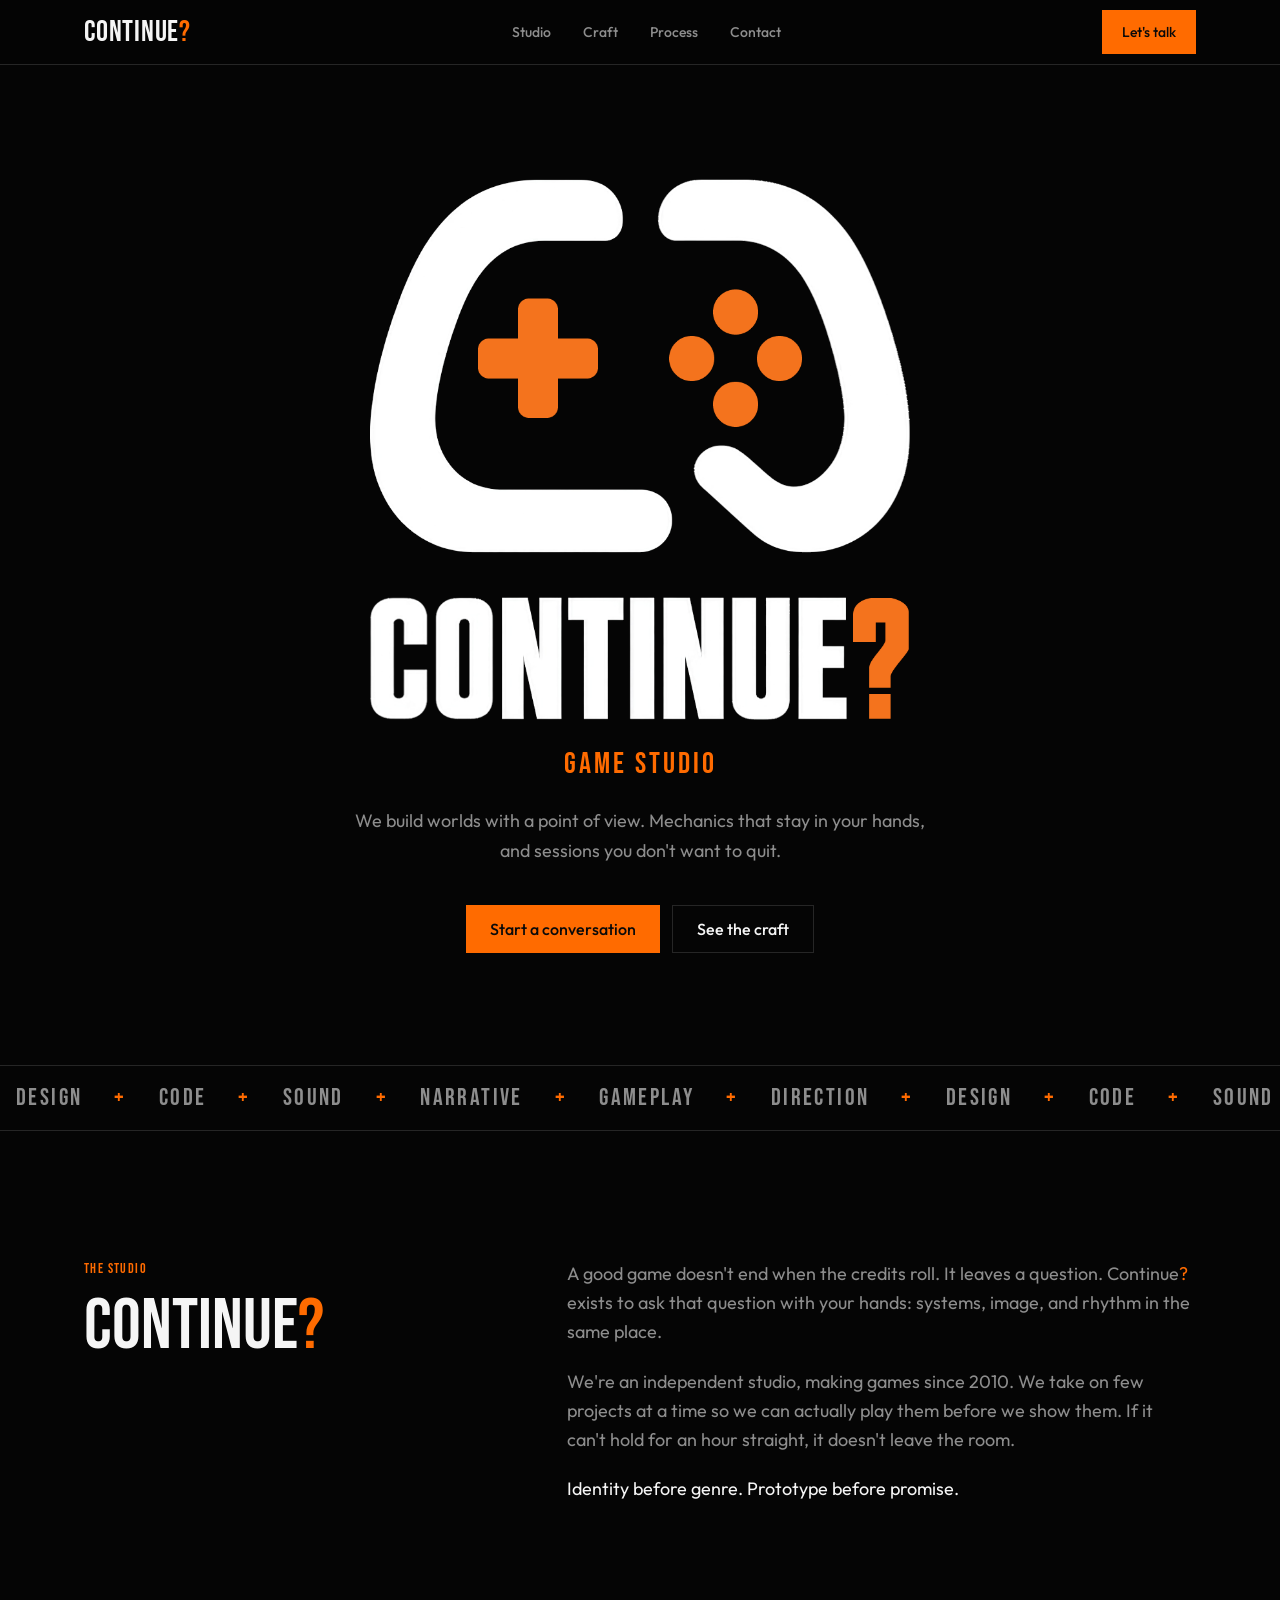
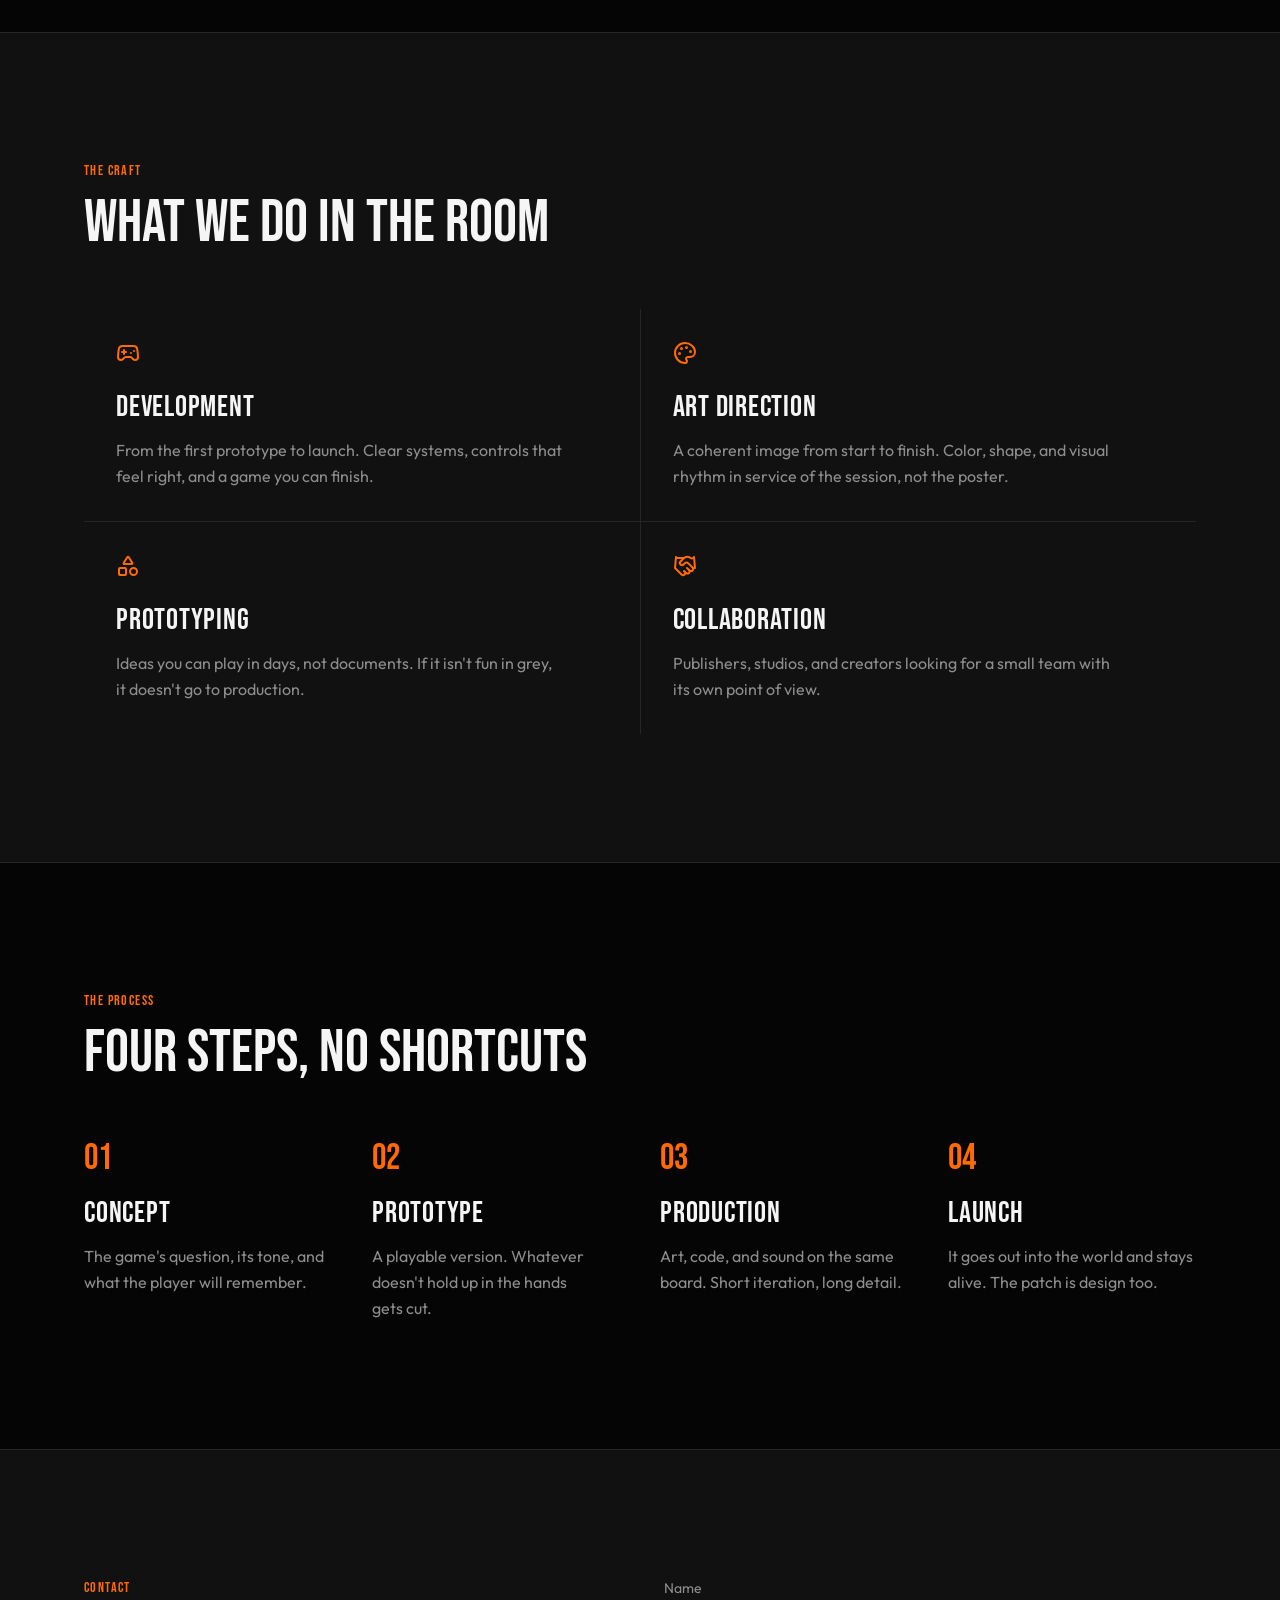
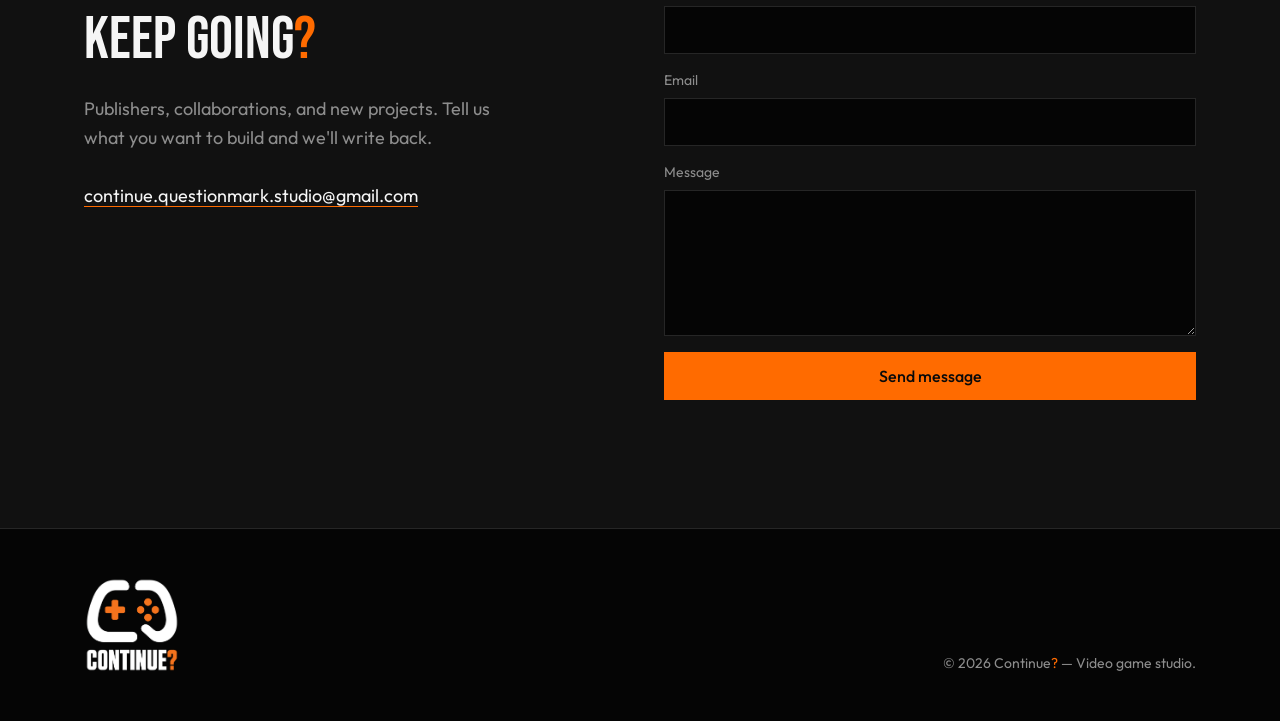
<file: index.html>
<!doctype html>
<html lang="en">
  <head>
    <meta charset="UTF-8" />
    <meta name="viewport" content="width=device-width, initial-scale=1" />
    <title>Continue?</title>
    <meta name="google-site-verification" content="OERjh2MlT4zOCw-UgmGV5zLC_t9njAwr4zJutd3bWhI" />
    <meta
      name="description"
      content="Continue? is an independent video game studio. Worlds with a point of view. Making games since 2010."
    />
    <meta name="theme-color" content="#050505" />
    <link rel="icon" type="image/svg+xml" href="./favicon.svg" />
    <meta property="og:title" content="Continue?" />
    <meta
      property="og:description"
      content="Continue? is an independent video game studio. Worlds with a point of view. Making games since 2010."
    />
    <meta property="og:type" content="website" />
    <meta property="og:image" content="./og.jpg" />
    <link rel="preconnect" href="https://fonts.googleapis.com" />
    <link rel="preconnect" href="https://fonts.gstatic.com" crossorigin />
    <link
      rel="stylesheet"
      href="https://fonts.googleapis.com/css2?family=Bebas+Neue&family=Outfit:wght@300;400;500;600&display=swap"
    />
    <script type="module" crossorigin src="./assets/index-CGtLTSV0.js"></script>
    <link rel="stylesheet" crossorigin href="./assets/index-iByIYlEF.css">
  </head>
  <body>
    <div id="root"></div>
  </body>
</html>
</file>
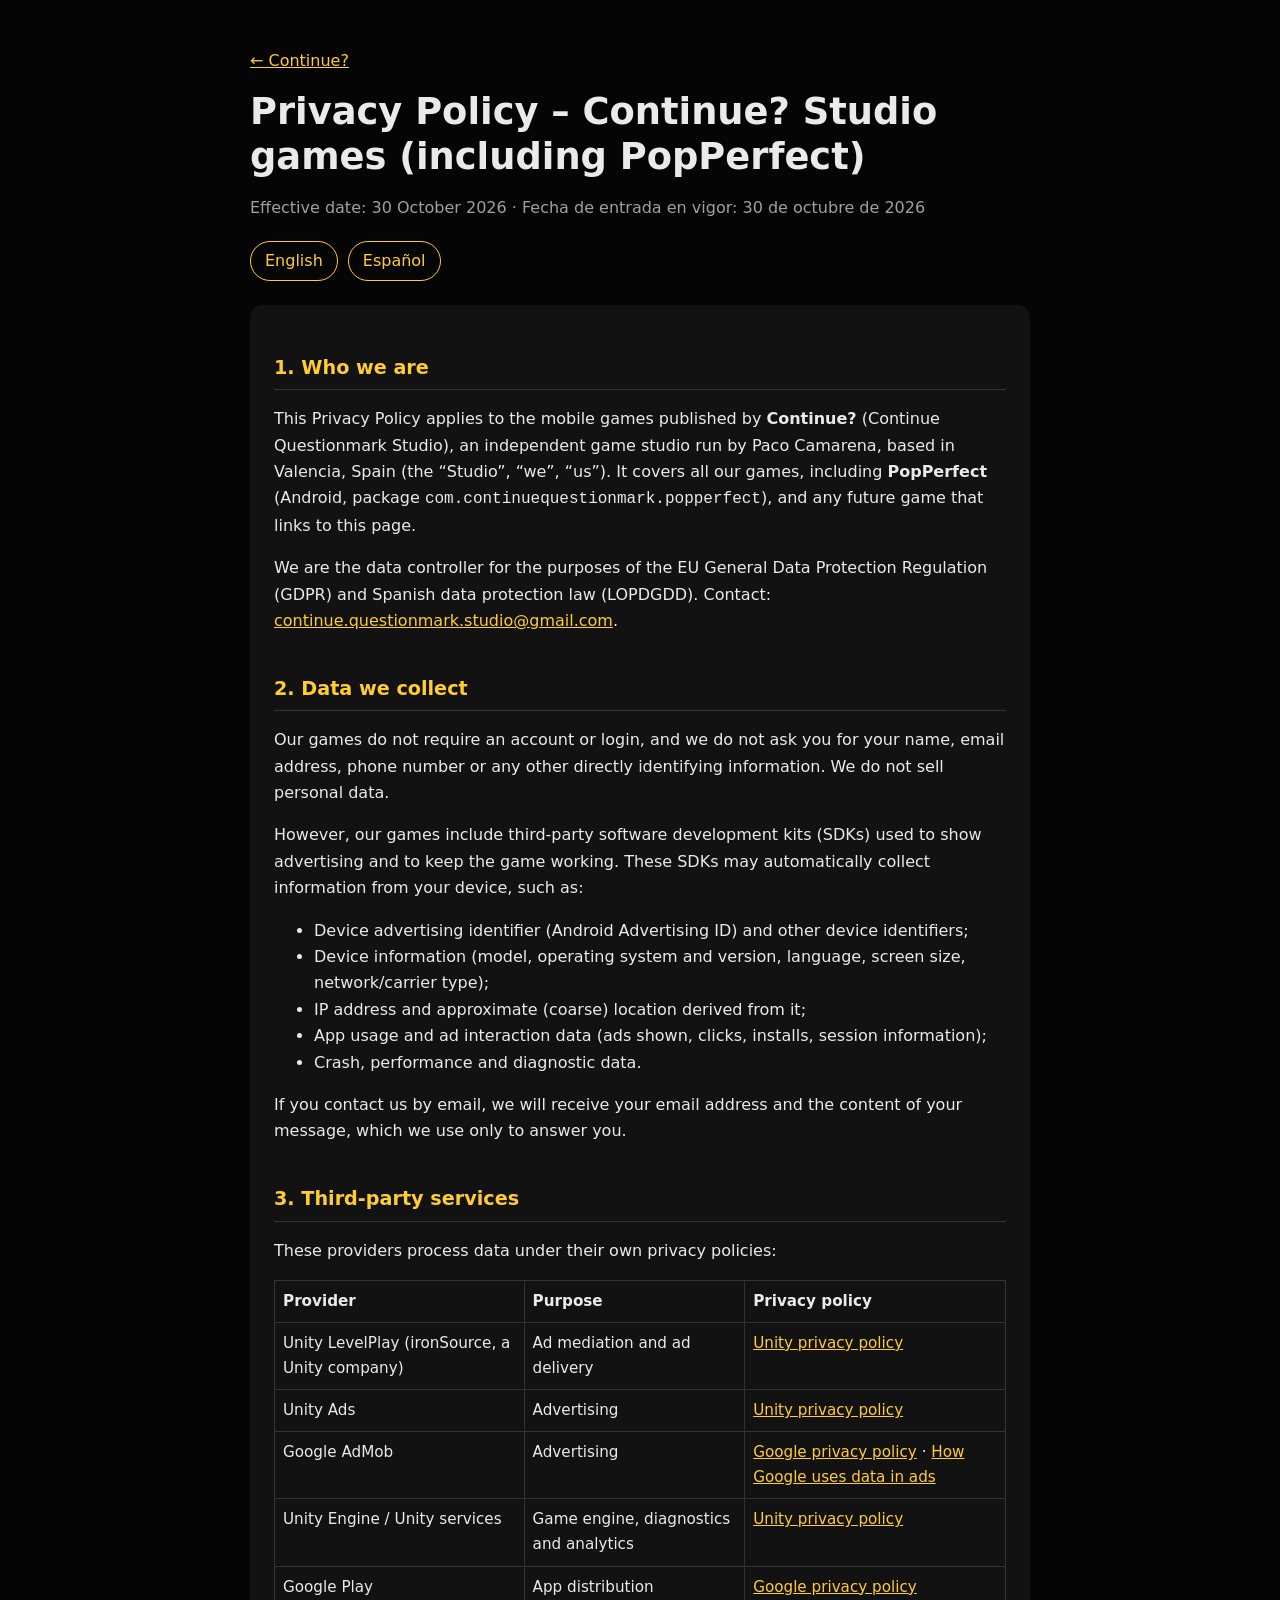
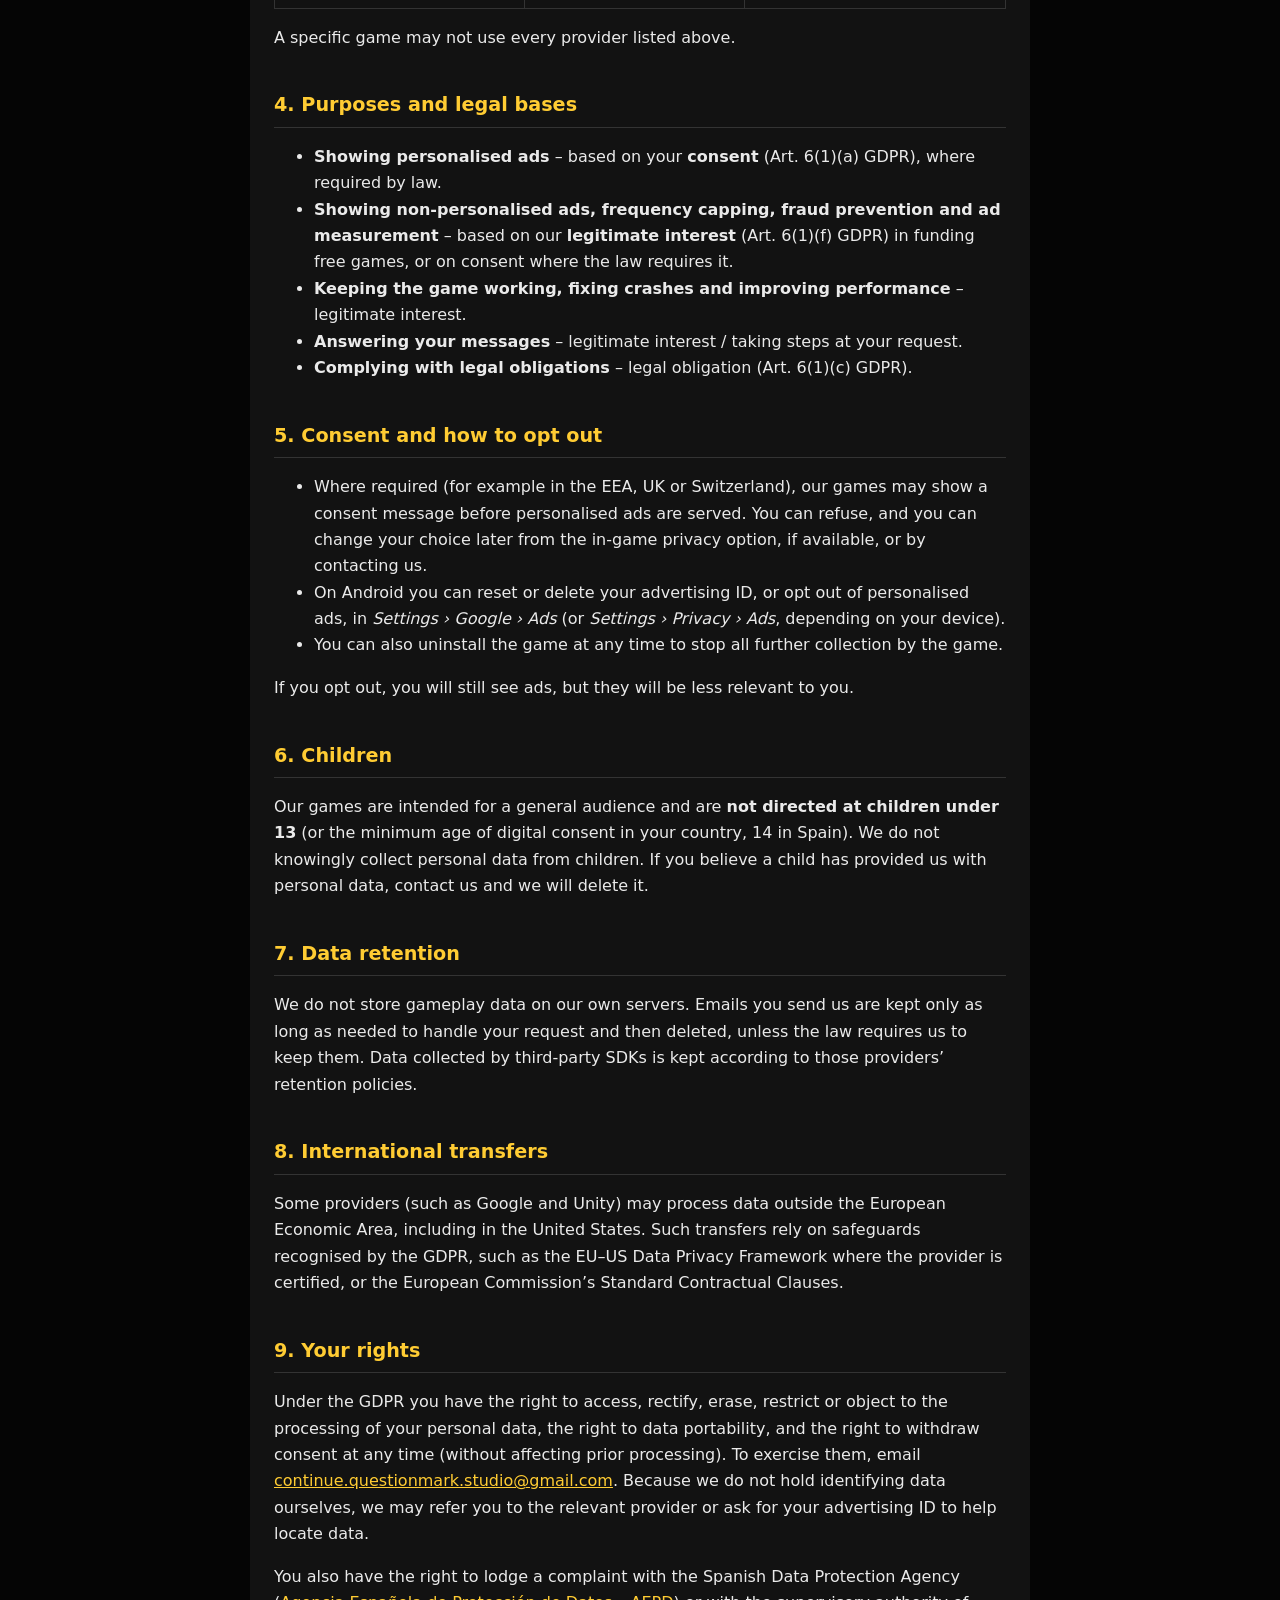
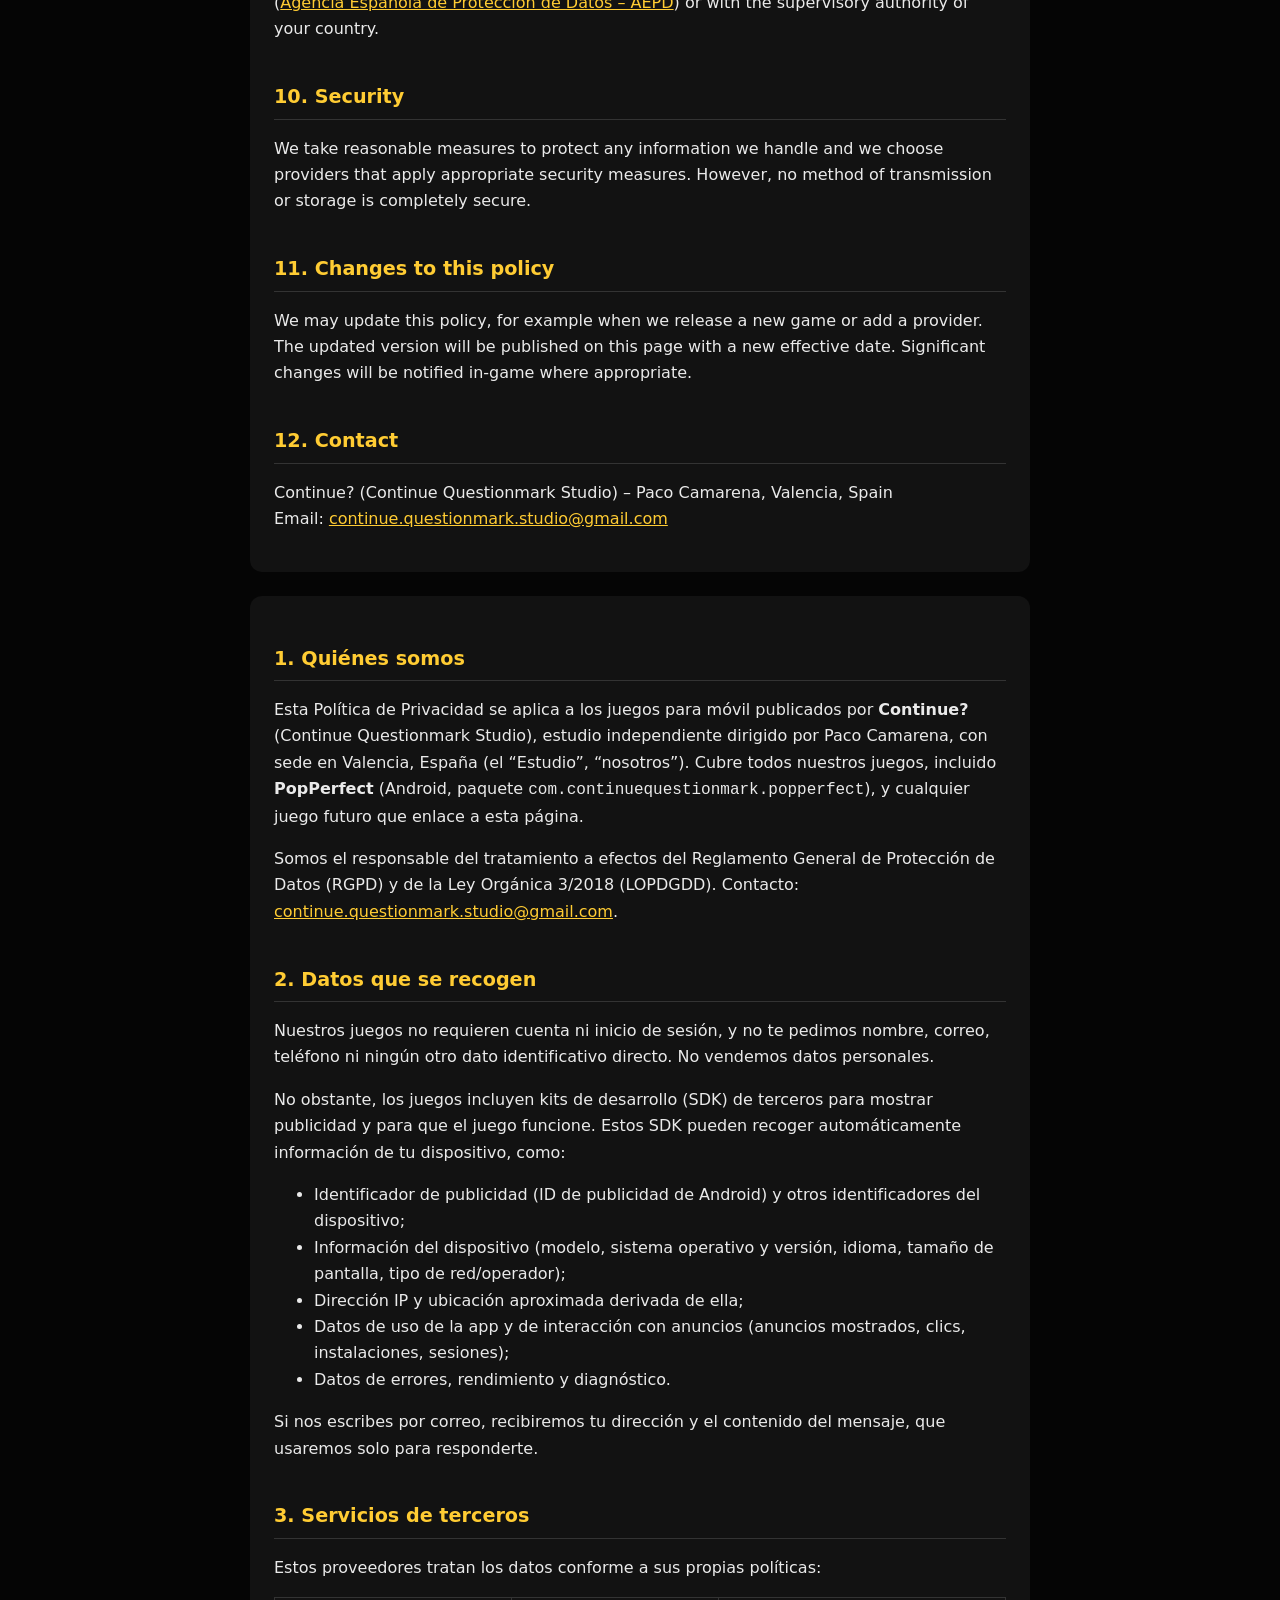
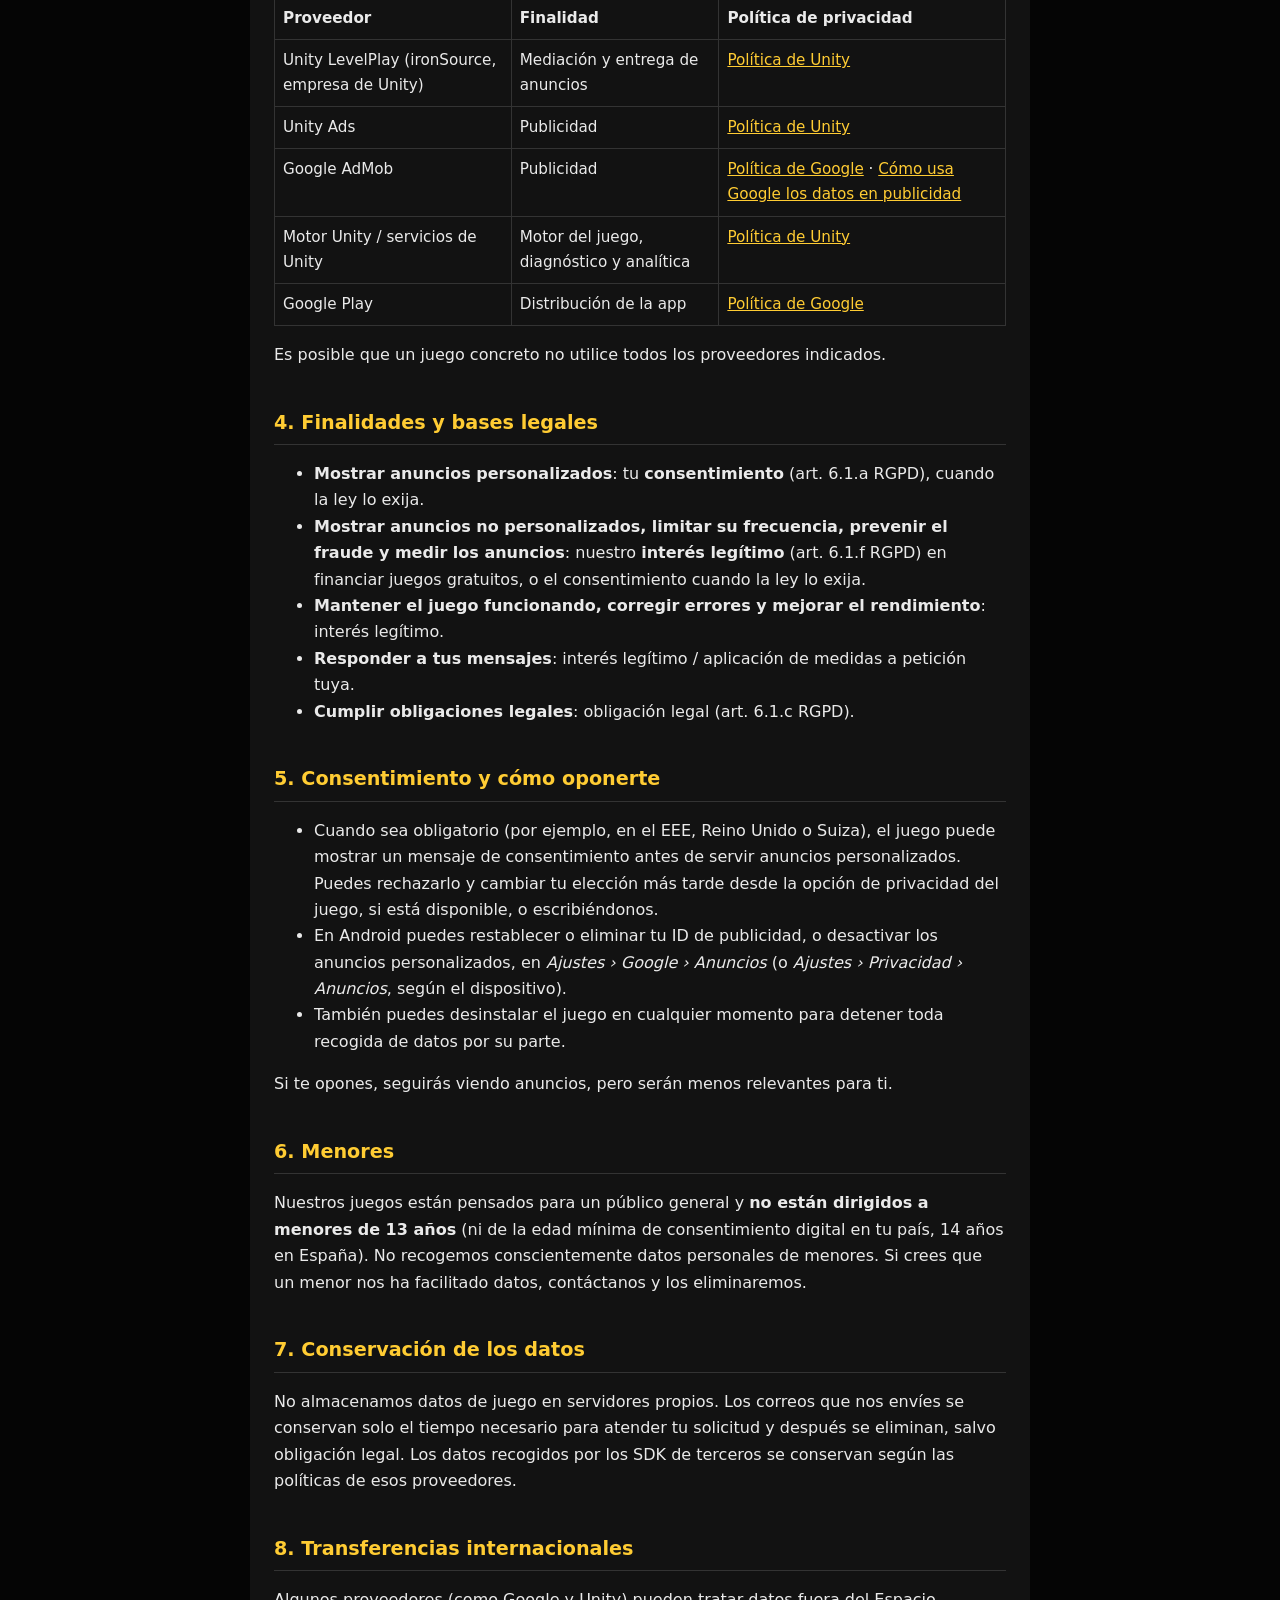
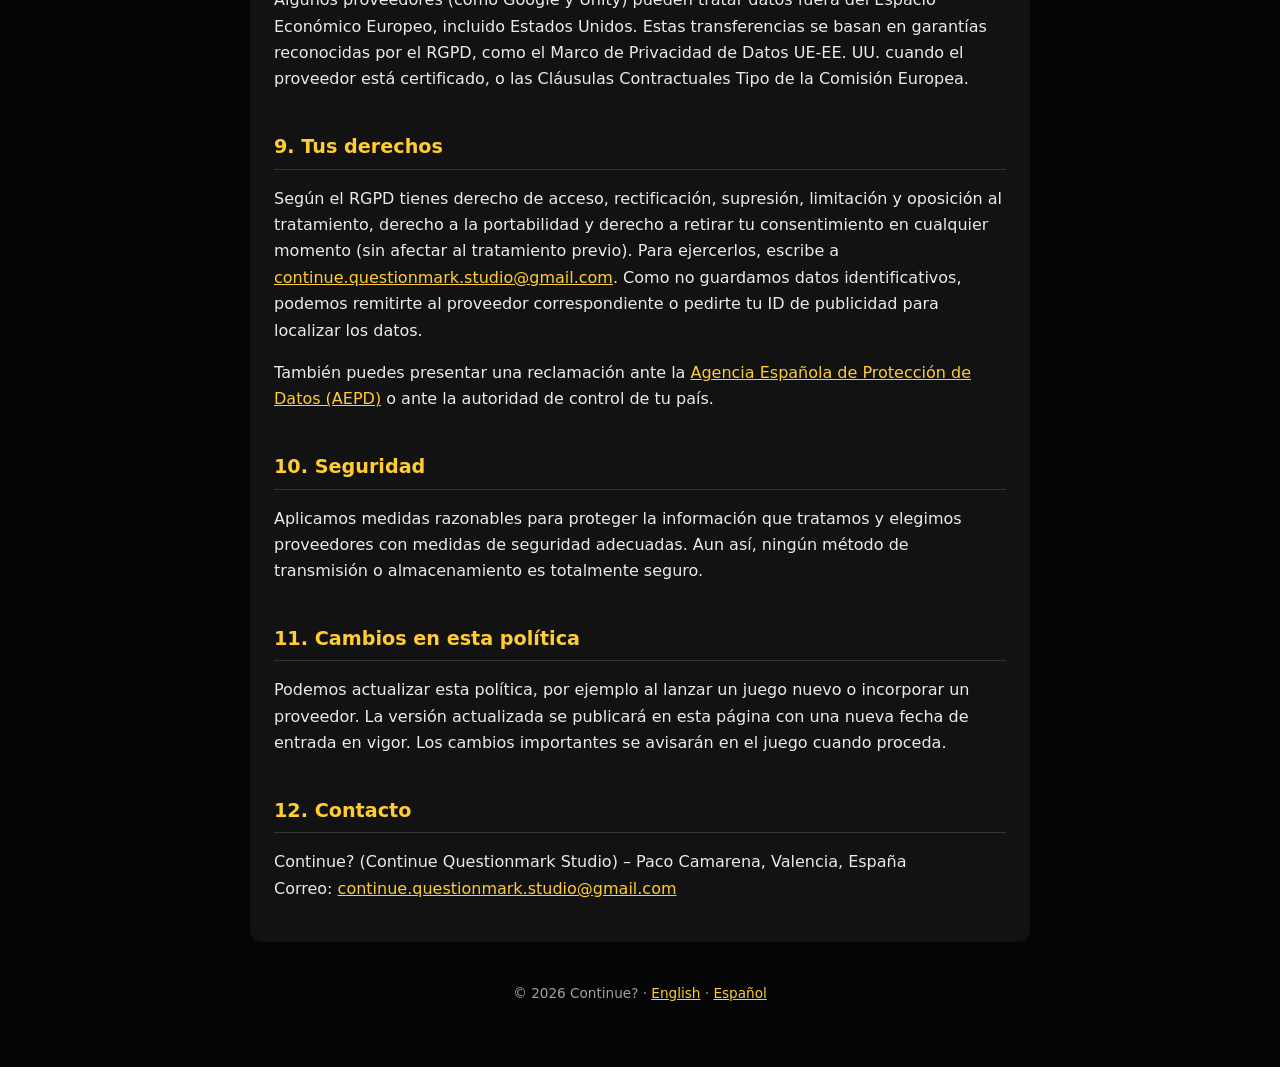
<file: privacy-policy.html>
<!doctype html>
<html lang="en">
<head>
<meta charset="UTF-8">
<meta name="viewport" content="width=device-width, initial-scale=1">
<title>Privacy Policy – Continue? Studio games (including PopPerfect)</title>
<meta name="description" content="Privacy Policy for games by Continue? Studio, including PopPerfect.">
<link rel="icon" type="image/svg+xml" href="./favicon.svg">
<style>
:root{--bg:#050505;--fg:#eaeaea;--mut:#a0a0a0;--acc:#ffcc33;--card:#121212}
*{box-sizing:border-box}
body{margin:0;background:var(--bg);color:var(--fg);font:16px/1.65 system-ui,-apple-system,"Segoe UI",Roboto,sans-serif}
main{max-width:820px;margin:0 auto;padding:32px 20px 64px}
h1{font-size:clamp(1.6rem,4vw,2.3rem);line-height:1.2;margin:.2em 0}
h2{color:var(--acc);font-size:1.2rem;margin-top:2em;border-bottom:1px solid #333;padding-bottom:.3em}
a{color:var(--acc)}
.meta{color:var(--mut)}
nav.lang{display:flex;gap:10px;margin:20px 0}
nav.lang a{padding:6px 14px;border:1px solid var(--acc);border-radius:999px;text-decoration:none}
section.lang-block{background:var(--card);border-radius:12px;padding:8px 24px 24px;margin-top:24px}
table{width:100%;border-collapse:collapse;font-size:.95rem}
td,th{border:1px solid #333;padding:8px;text-align:left;vertical-align:top}
footer{color:var(--mut);font-size:.85rem;margin-top:40px;text-align:center}
</style>
</head>
<body>
<main>
<p class="meta"><a href="./">← Continue?</a></p>
<h1>Privacy Policy – Continue? Studio games (including PopPerfect)</h1>
<p class="meta">Effective date: 30 October 2026 · Fecha de entrada en vigor: 30 de octubre de 2026</p>
<nav class="lang"><a href="#en">English</a><a href="#es">Español</a></nav>

<section class="lang-block" id="en" lang="en">
<h2>1. Who we are</h2>
<p>This Privacy Policy applies to the mobile games published by <strong>Continue?</strong> (Continue Questionmark Studio), an independent game studio run by Paco Camarena, based in Valencia, Spain (the “Studio”, “we”, “us”). It covers all our games, including <strong>PopPerfect</strong> (Android, package <code>com.continuequestionmark.popperfect</code>), and any future game that links to this page.</p>
<p>We are the data controller for the purposes of the EU General Data Protection Regulation (GDPR) and Spanish data protection law (LOPDGDD). Contact: <a href="mailto:continue.questionmark.studio@gmail.com">continue.questionmark.studio@gmail.com</a>.</p>

<h2>2. Data we collect</h2>
<p>Our games do not require an account or login, and we do not ask you for your name, email address, phone number or any other directly identifying information. We do not sell personal data.</p>
<p>However, our games include third-party software development kits (SDKs) used to show advertising and to keep the game working. These SDKs may automatically collect information from your device, such as:</p>
<ul>
<li>Device advertising identifier (Android Advertising ID) and other device identifiers;</li>
<li>Device information (model, operating system and version, language, screen size, network/carrier type);</li>
<li>IP address and approximate (coarse) location derived from it;</li>
<li>App usage and ad interaction data (ads shown, clicks, installs, session information);</li>
<li>Crash, performance and diagnostic data.</li>
</ul>
<p>If you contact us by email, we will receive your email address and the content of your message, which we use only to answer you.</p>

<h2>3. Third-party services</h2>
<p>These providers process data under their own privacy policies:</p>
<table>
<tr><th>Provider</th><th>Purpose</th><th>Privacy policy</th></tr>
<tr><td>Unity LevelPlay (ironSource, a Unity company)</td><td>Ad mediation and ad delivery</td><td><a href="https://unity.com/legal/game-player-and-app-user-privacy-policy">Unity privacy policy</a></td></tr>
<tr><td>Unity Ads</td><td>Advertising</td><td><a href="https://unity.com/legal/game-player-and-app-user-privacy-policy">Unity privacy policy</a></td></tr>
<tr><td>Google AdMob</td><td>Advertising</td><td><a href="https://policies.google.com/privacy">Google privacy policy</a> · <a href="https://policies.google.com/technologies/ads">How Google uses data in ads</a></td></tr>
<tr><td>Unity Engine / Unity services</td><td>Game engine, diagnostics and analytics</td><td><a href="https://unity.com/legal/game-player-and-app-user-privacy-policy">Unity privacy policy</a></td></tr>
<tr><td>Google Play</td><td>App distribution</td><td><a href="https://policies.google.com/privacy">Google privacy policy</a></td></tr>
</table>
<p>A specific game may not use every provider listed above.</p>

<h2>4. Purposes and legal bases</h2>
<ul>
<li><strong>Showing personalised ads</strong> – based on your <strong>consent</strong> (Art. 6(1)(a) GDPR), where required by law.</li>
<li><strong>Showing non-personalised ads, frequency capping, fraud prevention and ad measurement</strong> – based on our <strong>legitimate interest</strong> (Art. 6(1)(f) GDPR) in funding free games, or on consent where the law requires it.</li>
<li><strong>Keeping the game working, fixing crashes and improving performance</strong> – legitimate interest.</li>
<li><strong>Answering your messages</strong> – legitimate interest / taking steps at your request.</li>
<li><strong>Complying with legal obligations</strong> – legal obligation (Art. 6(1)(c) GDPR).</li>
</ul>

<h2>5. Consent and how to opt out</h2>
<ul>
<li>Where required (for example in the EEA, UK or Switzerland), our games may show a consent message before personalised ads are served. You can refuse, and you can change your choice later from the in-game privacy option, if available, or by contacting us.</li>
<li>On Android you can reset or delete your advertising ID, or opt out of personalised ads, in <em>Settings › Google › Ads</em> (or <em>Settings › Privacy › Ads</em>, depending on your device).</li>
<li>You can also uninstall the game at any time to stop all further collection by the game.</li>
</ul>
<p>If you opt out, you will still see ads, but they will be less relevant to you.</p>

<h2>6. Children</h2>
<p>Our games are intended for a general audience and are <strong>not directed at children under 13</strong> (or the minimum age of digital consent in your country, 14 in Spain). We do not knowingly collect personal data from children. If you believe a child has provided us with personal data, contact us and we will delete it.</p>

<h2>7. Data retention</h2>
<p>We do not store gameplay data on our own servers. Emails you send us are kept only as long as needed to handle your request and then deleted, unless the law requires us to keep them. Data collected by third-party SDKs is kept according to those providers’ retention policies.</p>

<h2>8. International transfers</h2>
<p>Some providers (such as Google and Unity) may process data outside the European Economic Area, including in the United States. Such transfers rely on safeguards recognised by the GDPR, such as the EU–US Data Privacy Framework where the provider is certified, or the European Commission’s Standard Contractual Clauses.</p>

<h2>9. Your rights</h2>
<p>Under the GDPR you have the right to access, rectify, erase, restrict or object to the processing of your personal data, the right to data portability, and the right to withdraw consent at any time (without affecting prior processing). To exercise them, email <a href="mailto:continue.questionmark.studio@gmail.com">continue.questionmark.studio@gmail.com</a>. Because we do not hold identifying data ourselves, we may refer you to the relevant provider or ask for your advertising ID to help locate data.</p>
<p>You also have the right to lodge a complaint with the Spanish Data Protection Agency (<a href="https://www.aepd.es">Agencia Española de Protección de Datos – AEPD</a>) or with the supervisory authority of your country.</p>

<h2>10. Security</h2>
<p>We take reasonable measures to protect any information we handle and we choose providers that apply appropriate security measures. However, no method of transmission or storage is completely secure.</p>

<h2>11. Changes to this policy</h2>
<p>We may update this policy, for example when we release a new game or add a provider. The updated version will be published on this page with a new effective date. Significant changes will be notified in-game where appropriate.</p>

<h2>12. Contact</h2>
<p>Continue? (Continue Questionmark Studio) – Paco Camarena, Valencia, Spain<br>
Email: <a href="mailto:continue.questionmark.studio@gmail.com">continue.questionmark.studio@gmail.com</a></p>
</section>

<section class="lang-block" id="es" lang="es">
<h2>1. Quiénes somos</h2>
<p>Esta Política de Privacidad se aplica a los juegos para móvil publicados por <strong>Continue?</strong> (Continue Questionmark Studio), estudio independiente dirigido por Paco Camarena, con sede en Valencia, España (el “Estudio”, “nosotros”). Cubre todos nuestros juegos, incluido <strong>PopPerfect</strong> (Android, paquete <code>com.continuequestionmark.popperfect</code>), y cualquier juego futuro que enlace a esta página.</p>
<p>Somos el responsable del tratamiento a efectos del Reglamento General de Protección de Datos (RGPD) y de la Ley Orgánica 3/2018 (LOPDGDD). Contacto: <a href="mailto:continue.questionmark.studio@gmail.com">continue.questionmark.studio@gmail.com</a>.</p>

<h2>2. Datos que se recogen</h2>
<p>Nuestros juegos no requieren cuenta ni inicio de sesión, y no te pedimos nombre, correo, teléfono ni ningún otro dato identificativo directo. No vendemos datos personales.</p>
<p>No obstante, los juegos incluyen kits de desarrollo (SDK) de terceros para mostrar publicidad y para que el juego funcione. Estos SDK pueden recoger automáticamente información de tu dispositivo, como:</p>
<ul>
<li>Identificador de publicidad (ID de publicidad de Android) y otros identificadores del dispositivo;</li>
<li>Información del dispositivo (modelo, sistema operativo y versión, idioma, tamaño de pantalla, tipo de red/operador);</li>
<li>Dirección IP y ubicación aproximada derivada de ella;</li>
<li>Datos de uso de la app y de interacción con anuncios (anuncios mostrados, clics, instalaciones, sesiones);</li>
<li>Datos de errores, rendimiento y diagnóstico.</li>
</ul>
<p>Si nos escribes por correo, recibiremos tu dirección y el contenido del mensaje, que usaremos solo para responderte.</p>

<h2>3. Servicios de terceros</h2>
<p>Estos proveedores tratan los datos conforme a sus propias políticas:</p>
<table>
<tr><th>Proveedor</th><th>Finalidad</th><th>Política de privacidad</th></tr>
<tr><td>Unity LevelPlay (ironSource, empresa de Unity)</td><td>Mediación y entrega de anuncios</td><td><a href="https://unity.com/legal/game-player-and-app-user-privacy-policy">Política de Unity</a></td></tr>
<tr><td>Unity Ads</td><td>Publicidad</td><td><a href="https://unity.com/legal/game-player-and-app-user-privacy-policy">Política de Unity</a></td></tr>
<tr><td>Google AdMob</td><td>Publicidad</td><td><a href="https://policies.google.com/privacy?hl=es">Política de Google</a> · <a href="https://policies.google.com/technologies/ads?hl=es">Cómo usa Google los datos en publicidad</a></td></tr>
<tr><td>Motor Unity / servicios de Unity</td><td>Motor del juego, diagnóstico y analítica</td><td><a href="https://unity.com/legal/game-player-and-app-user-privacy-policy">Política de Unity</a></td></tr>
<tr><td>Google Play</td><td>Distribución de la app</td><td><a href="https://policies.google.com/privacy?hl=es">Política de Google</a></td></tr>
</table>
<p>Es posible que un juego concreto no utilice todos los proveedores indicados.</p>

<h2>4. Finalidades y bases legales</h2>
<ul>
<li><strong>Mostrar anuncios personalizados</strong>: tu <strong>consentimiento</strong> (art. 6.1.a RGPD), cuando la ley lo exija.</li>
<li><strong>Mostrar anuncios no personalizados, limitar su frecuencia, prevenir el fraude y medir los anuncios</strong>: nuestro <strong>interés legítimo</strong> (art. 6.1.f RGPD) en financiar juegos gratuitos, o el consentimiento cuando la ley lo exija.</li>
<li><strong>Mantener el juego funcionando, corregir errores y mejorar el rendimiento</strong>: interés legítimo.</li>
<li><strong>Responder a tus mensajes</strong>: interés legítimo / aplicación de medidas a petición tuya.</li>
<li><strong>Cumplir obligaciones legales</strong>: obligación legal (art. 6.1.c RGPD).</li>
</ul>

<h2>5. Consentimiento y cómo oponerte</h2>
<ul>
<li>Cuando sea obligatorio (por ejemplo, en el EEE, Reino Unido o Suiza), el juego puede mostrar un mensaje de consentimiento antes de servir anuncios personalizados. Puedes rechazarlo y cambiar tu elección más tarde desde la opción de privacidad del juego, si está disponible, o escribiéndonos.</li>
<li>En Android puedes restablecer o eliminar tu ID de publicidad, o desactivar los anuncios personalizados, en <em>Ajustes › Google › Anuncios</em> (o <em>Ajustes › Privacidad › Anuncios</em>, según el dispositivo).</li>
<li>También puedes desinstalar el juego en cualquier momento para detener toda recogida de datos por su parte.</li>
</ul>
<p>Si te opones, seguirás viendo anuncios, pero serán menos relevantes para ti.</p>

<h2>6. Menores</h2>
<p>Nuestros juegos están pensados para un público general y <strong>no están dirigidos a menores de 13 años</strong> (ni de la edad mínima de consentimiento digital en tu país, 14 años en España). No recogemos conscientemente datos personales de menores. Si crees que un menor nos ha facilitado datos, contáctanos y los eliminaremos.</p>

<h2>7. Conservación de los datos</h2>
<p>No almacenamos datos de juego en servidores propios. Los correos que nos envíes se conservan solo el tiempo necesario para atender tu solicitud y después se eliminan, salvo obligación legal. Los datos recogidos por los SDK de terceros se conservan según las políticas de esos proveedores.</p>

<h2>8. Transferencias internacionales</h2>
<p>Algunos proveedores (como Google y Unity) pueden tratar datos fuera del Espacio Económico Europeo, incluido Estados Unidos. Estas transferencias se basan en garantías reconocidas por el RGPD, como el Marco de Privacidad de Datos UE-EE. UU. cuando el proveedor está certificado, o las Cláusulas Contractuales Tipo de la Comisión Europea.</p>

<h2>9. Tus derechos</h2>
<p>Según el RGPD tienes derecho de acceso, rectificación, supresión, limitación y oposición al tratamiento, derecho a la portabilidad y derecho a retirar tu consentimiento en cualquier momento (sin afectar al tratamiento previo). Para ejercerlos, escribe a <a href="mailto:continue.questionmark.studio@gmail.com">continue.questionmark.studio@gmail.com</a>. Como no guardamos datos identificativos, podemos remitirte al proveedor correspondiente o pedirte tu ID de publicidad para localizar los datos.</p>
<p>También puedes presentar una reclamación ante la <a href="https://www.aepd.es">Agencia Española de Protección de Datos (AEPD)</a> o ante la autoridad de control de tu país.</p>

<h2>10. Seguridad</h2>
<p>Aplicamos medidas razonables para proteger la información que tratamos y elegimos proveedores con medidas de seguridad adecuadas. Aun así, ningún método de transmisión o almacenamiento es totalmente seguro.</p>

<h2>11. Cambios en esta política</h2>
<p>Podemos actualizar esta política, por ejemplo al lanzar un juego nuevo o incorporar un proveedor. La versión actualizada se publicará en esta página con una nueva fecha de entrada en vigor. Los cambios importantes se avisarán en el juego cuando proceda.</p>

<h2>12. Contacto</h2>
<p>Continue? (Continue Questionmark Studio) – Paco Camarena, Valencia, España<br>
Correo: <a href="mailto:continue.questionmark.studio@gmail.com">continue.questionmark.studio@gmail.com</a></p>
</section>

<footer>© 2026 Continue? · <a href="#en">English</a> · <a href="#es">Español</a></footer>
</main>
</body>
</html>
</file>
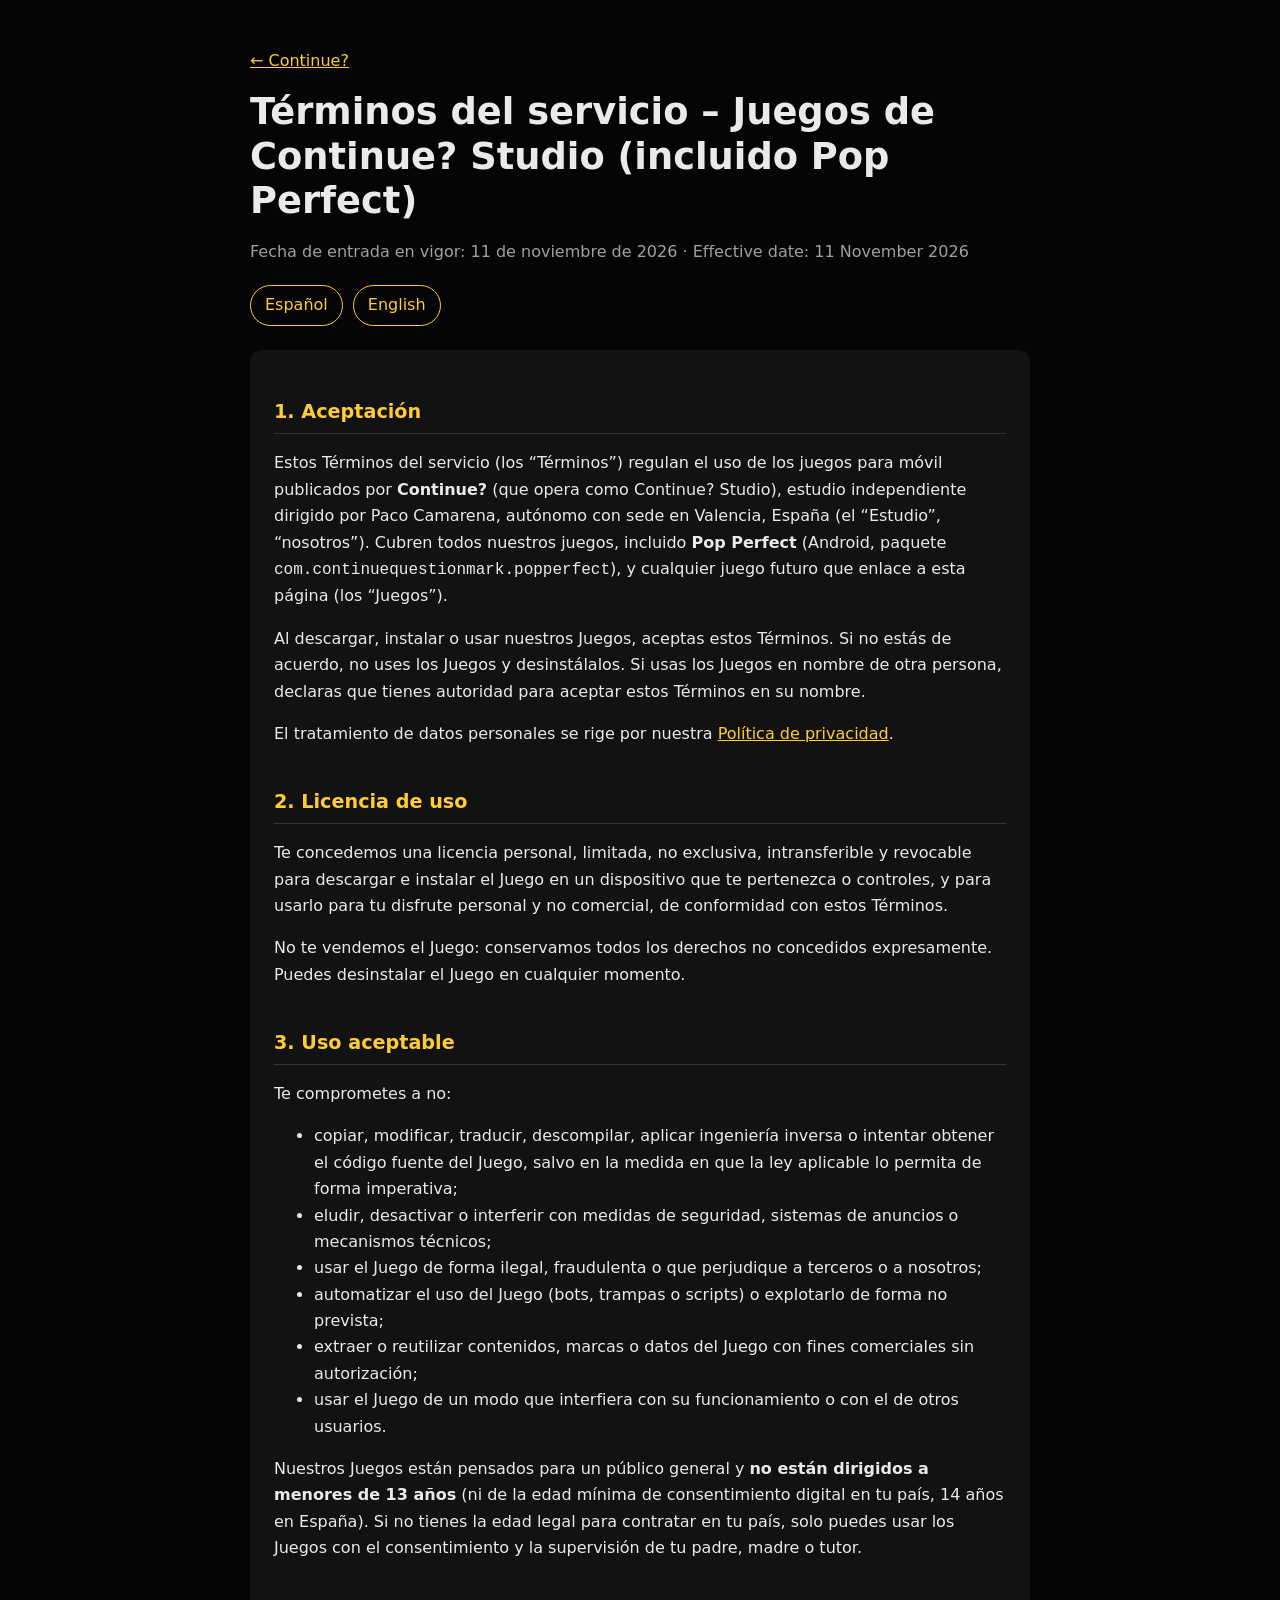
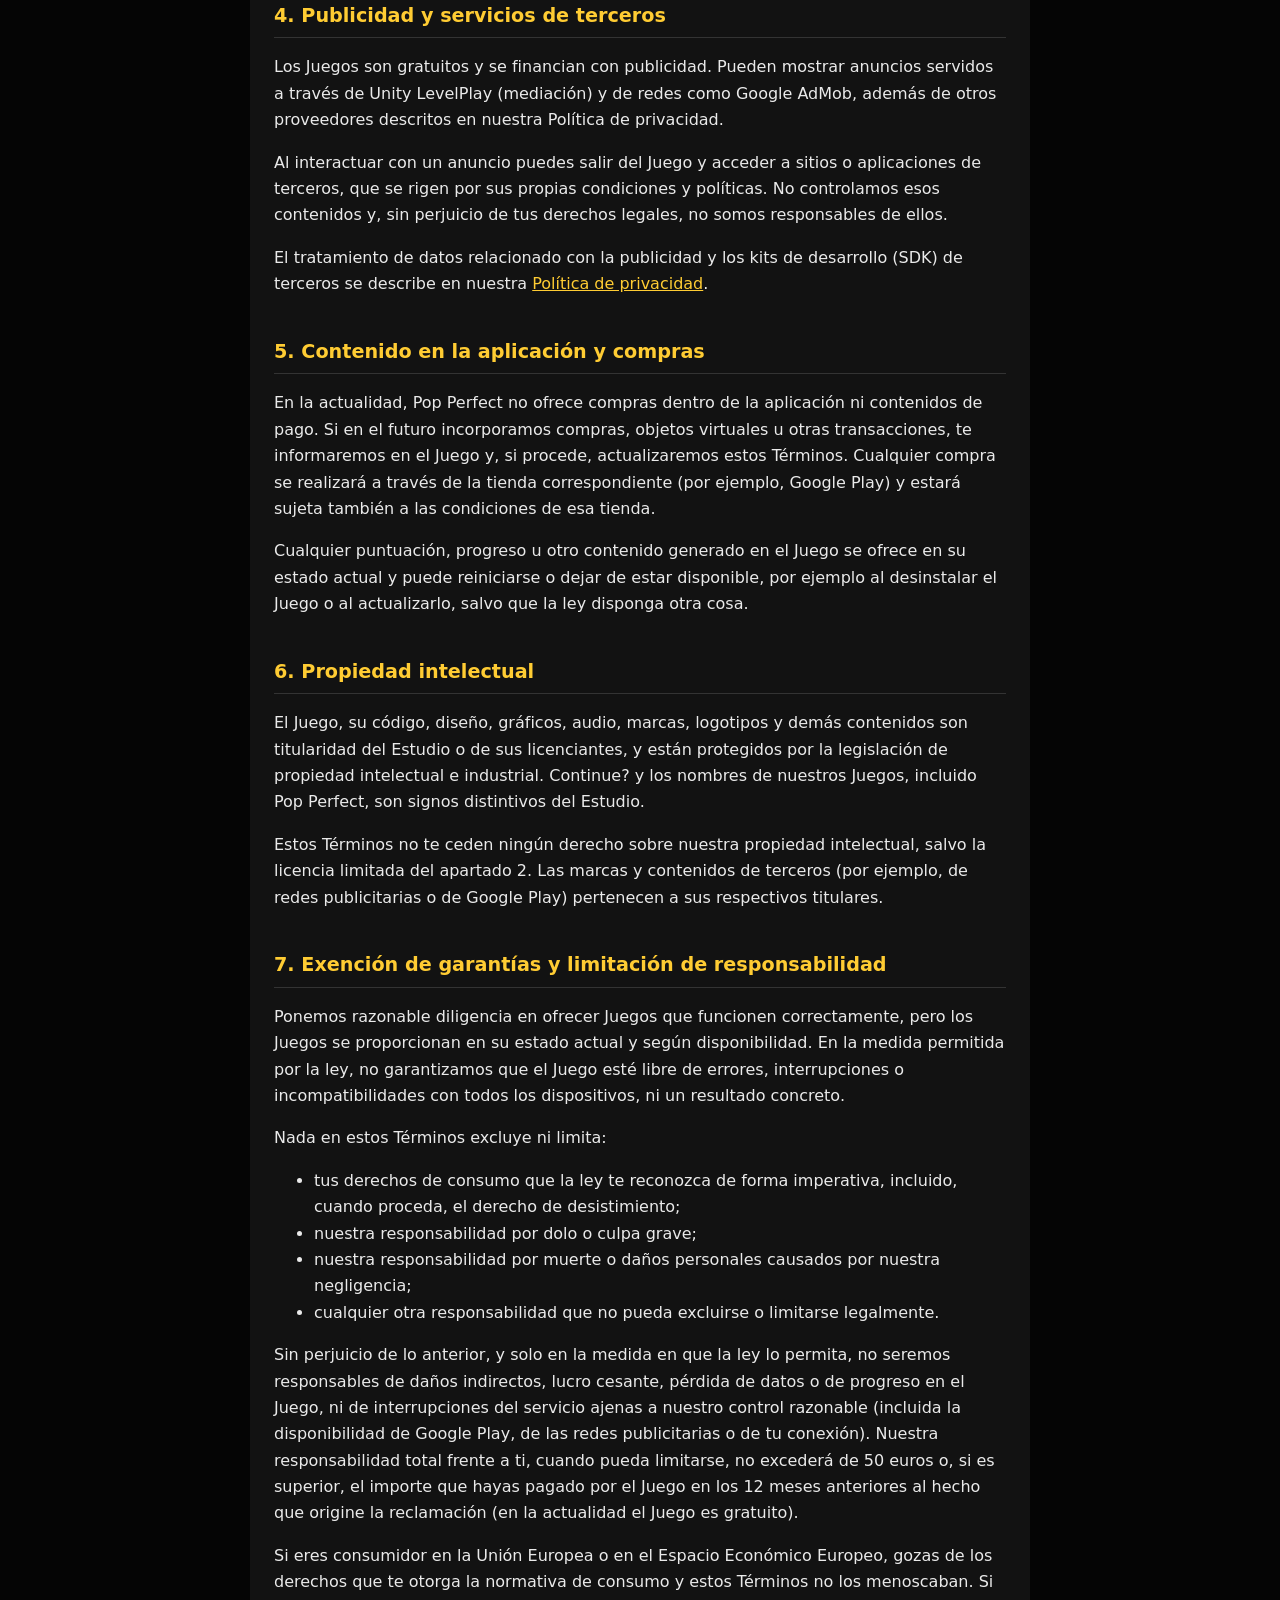
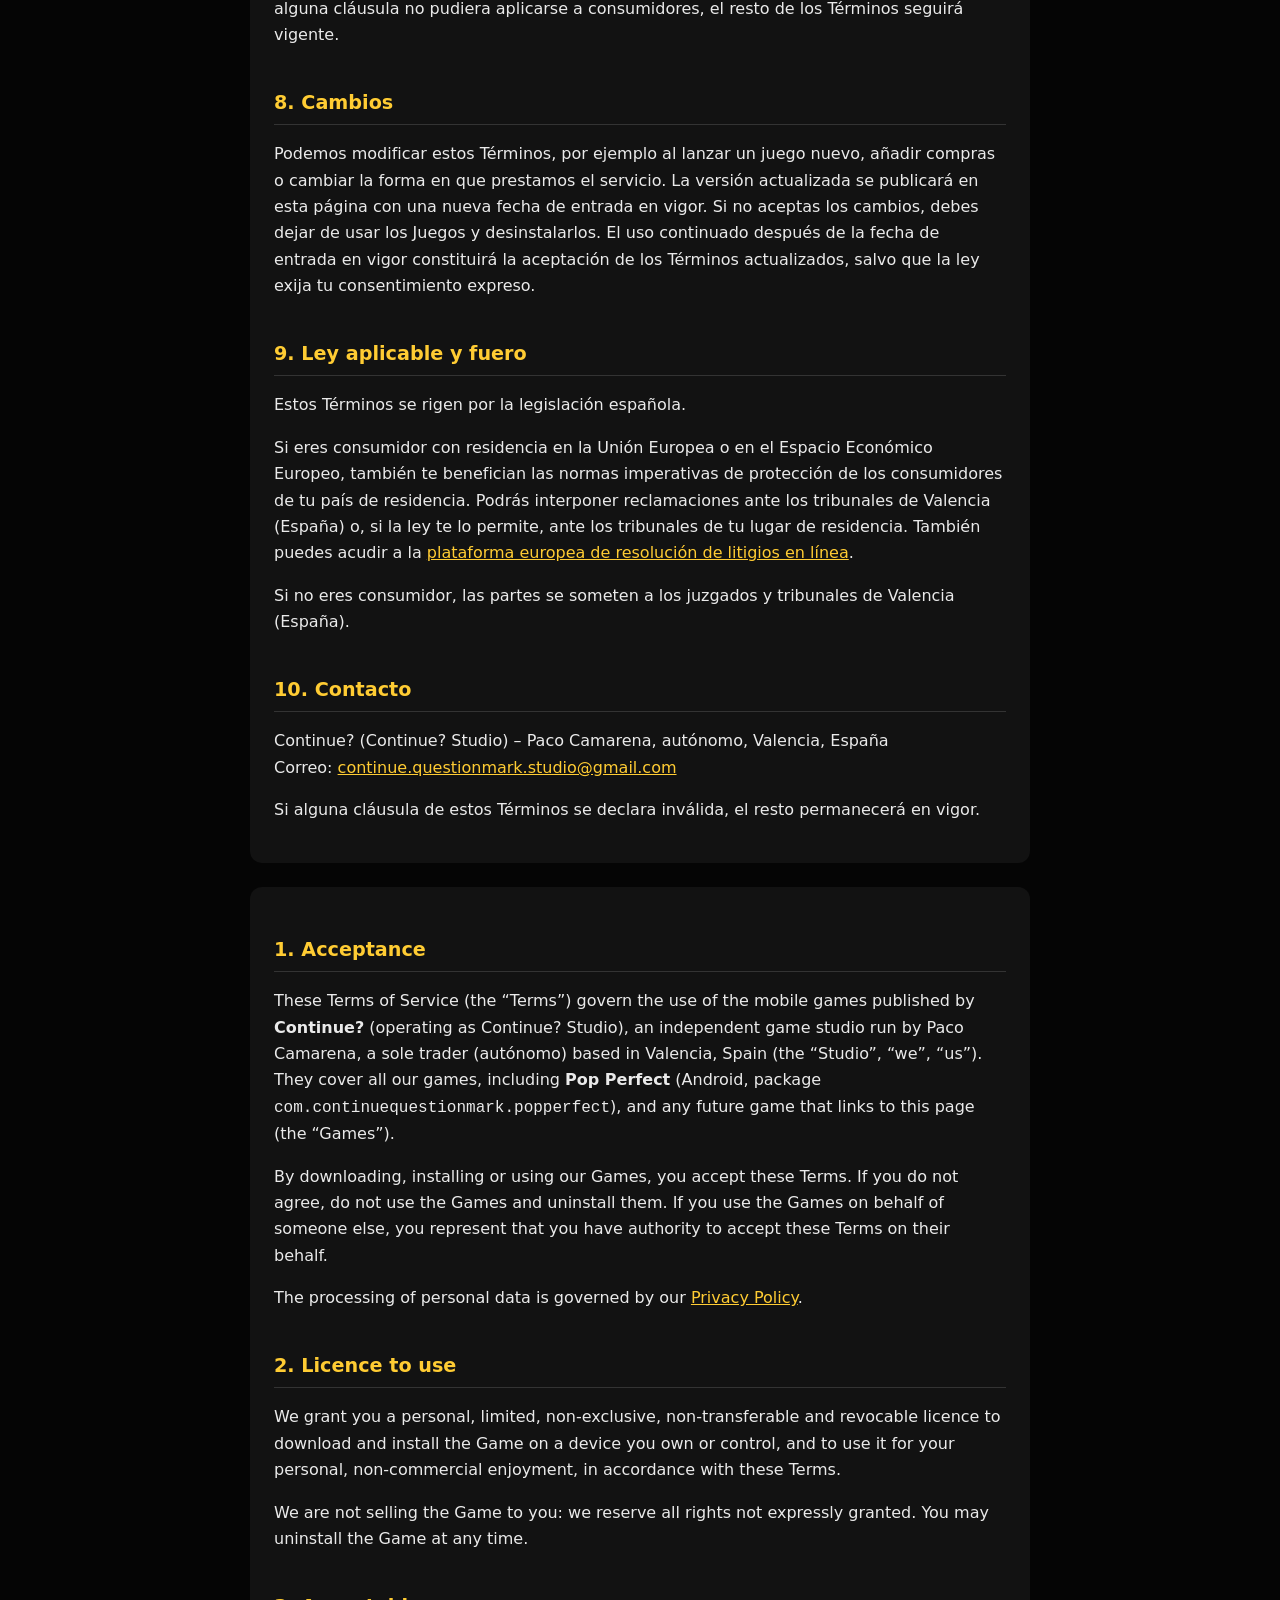
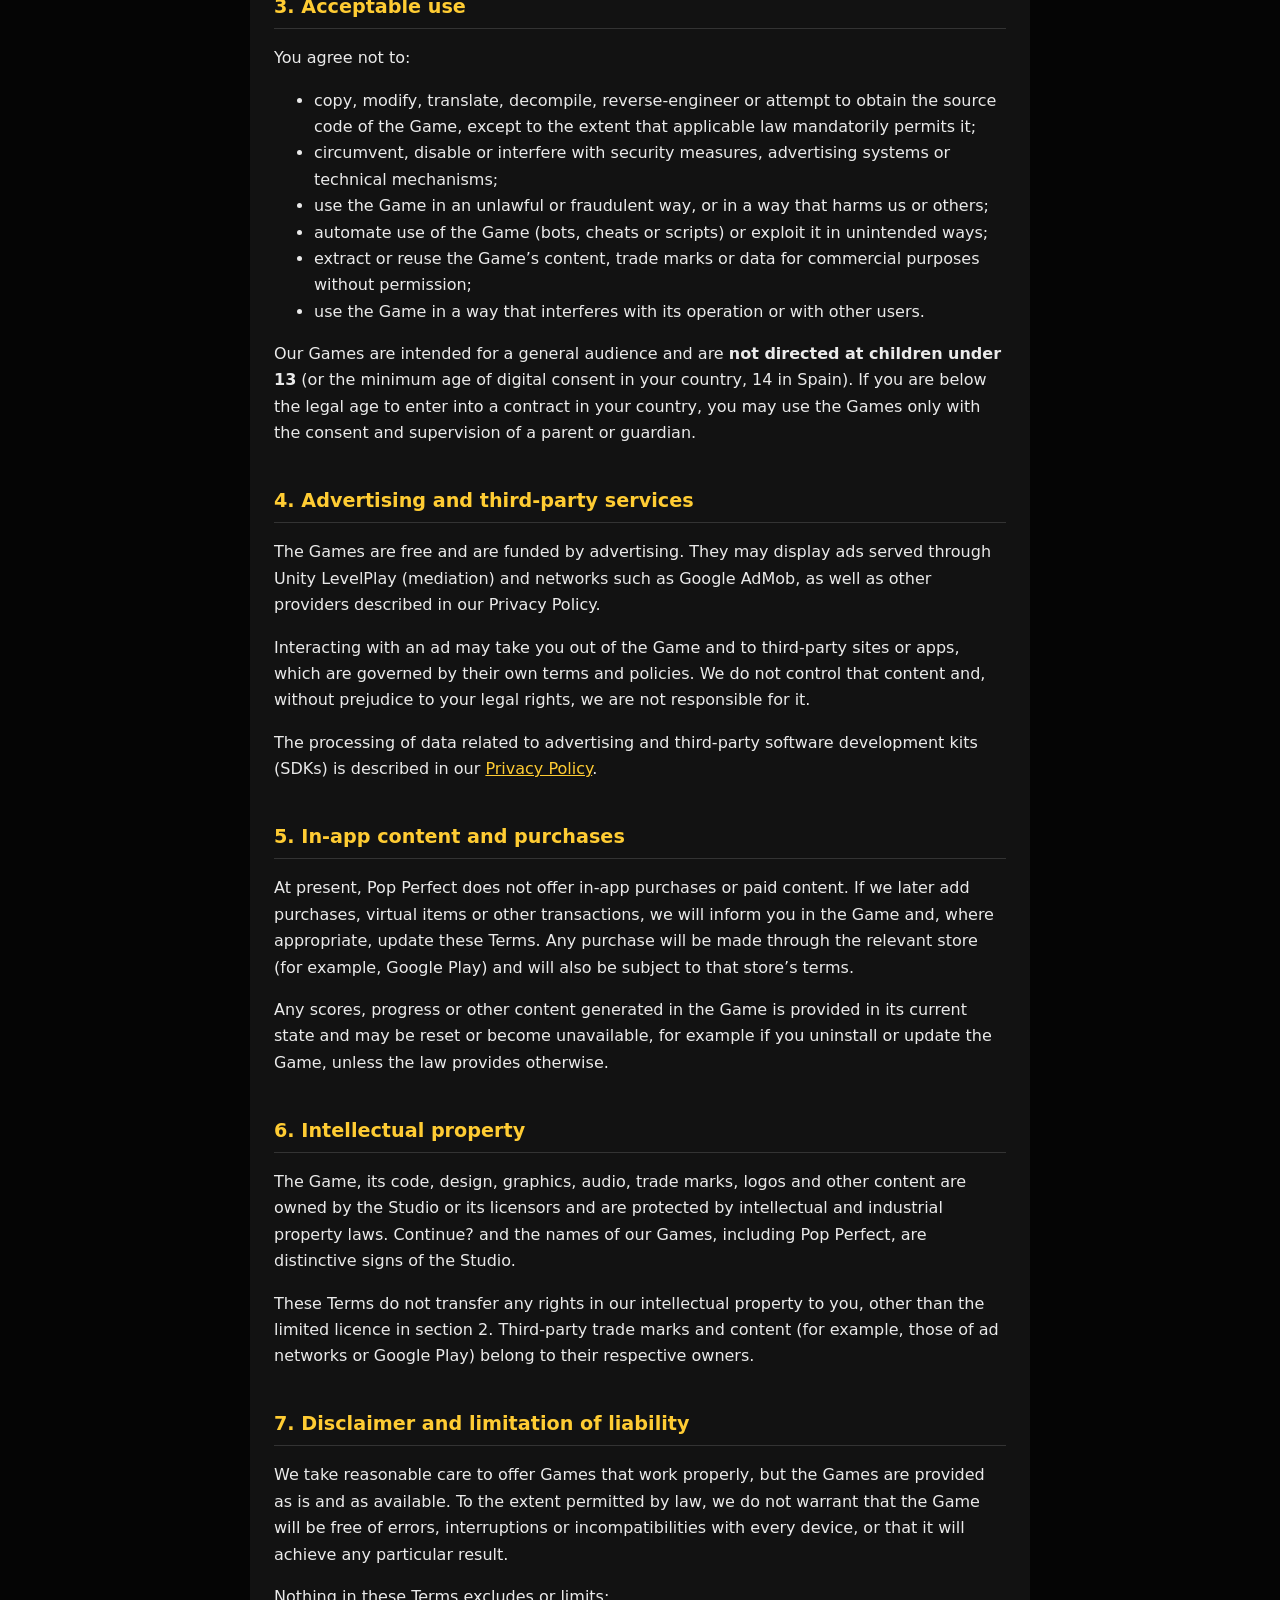
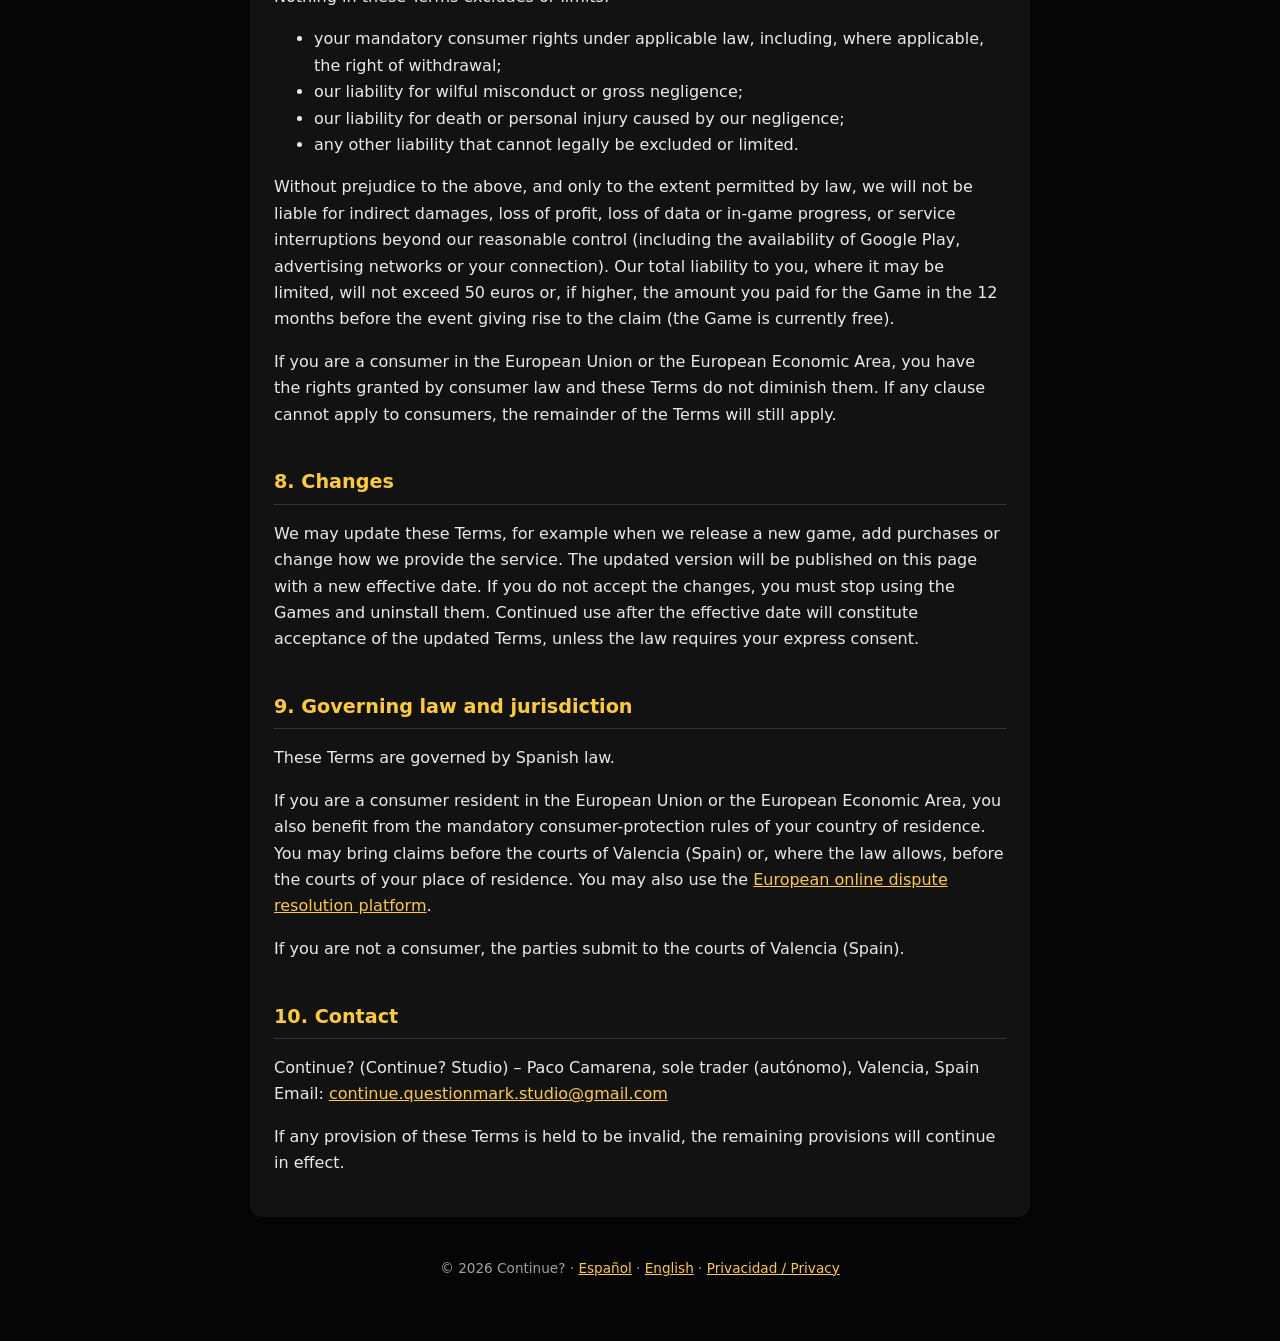
<file: terms.html>
<!doctype html>
<html lang="es">
<head>
<meta charset="UTF-8">
<meta name="viewport" content="width=device-width, initial-scale=1">
<title>Términos del servicio – Juegos de Continue? Studio (incluido Pop Perfect)</title>
<meta name="description" content="Términos del servicio de los juegos de Continue? Studio, incluido Pop Perfect. Terms of Service for games by Continue? Studio, including Pop Perfect.">
<link rel="icon" type="image/svg+xml" href="./favicon.svg">
<style>
:root{--bg:#050505;--fg:#eaeaea;--mut:#a0a0a0;--acc:#ffcc33;--card:#121212}
*{box-sizing:border-box}
body{margin:0;background:var(--bg);color:var(--fg);font:16px/1.65 system-ui,-apple-system,"Segoe UI",Roboto,sans-serif}
main{max-width:820px;margin:0 auto;padding:32px 20px 64px}
h1{font-size:clamp(1.6rem,4vw,2.3rem);line-height:1.2;margin:.2em 0}
h2{color:var(--acc);font-size:1.2rem;margin-top:2em;border-bottom:1px solid #333;padding-bottom:.3em}
a{color:var(--acc)}
.meta{color:var(--mut)}
nav.lang{display:flex;gap:10px;margin:20px 0}
nav.lang a{padding:6px 14px;border:1px solid var(--acc);border-radius:999px;text-decoration:none}
section.lang-block{background:var(--card);border-radius:12px;padding:8px 24px 24px;margin-top:24px}
table{width:100%;border-collapse:collapse;font-size:.95rem}
td,th{border:1px solid #333;padding:8px;text-align:left;vertical-align:top}
footer{color:var(--mut);font-size:.85rem;margin-top:40px;text-align:center}
</style>
</head>
<body>
<main>
<p class="meta"><a href="./">← Continue?</a></p>
<h1>Términos del servicio – Juegos de Continue? Studio (incluido Pop Perfect)</h1>
<p class="meta">Fecha de entrada en vigor: 11 de noviembre de 2026 · Effective date: 11 November 2026</p>
<nav class="lang"><a href="#es">Español</a><a href="#en">English</a></nav>

<section class="lang-block" id="es" lang="es">
<h2>1. Aceptación</h2>
<p>Estos Términos del servicio (los “Términos”) regulan el uso de los juegos para móvil publicados por <strong>Continue?</strong> (que opera como Continue? Studio), estudio independiente dirigido por Paco Camarena, autónomo con sede en Valencia, España (el “Estudio”, “nosotros”). Cubren todos nuestros juegos, incluido <strong>Pop Perfect</strong> (Android, paquete <code>com.continuequestionmark.popperfect</code>), y cualquier juego futuro que enlace a esta página (los “Juegos”).</p>
<p>Al descargar, instalar o usar nuestros Juegos, aceptas estos Términos. Si no estás de acuerdo, no uses los Juegos y desinstálalos. Si usas los Juegos en nombre de otra persona, declaras que tienes autoridad para aceptar estos Términos en su nombre.</p>
<p>El tratamiento de datos personales se rige por nuestra <a href="https://continue-questionmark.github.io/continue-site/privacy-policy.html">Política de privacidad</a>.</p>

<h2>2. Licencia de uso</h2>
<p>Te concedemos una licencia personal, limitada, no exclusiva, intransferible y revocable para descargar e instalar el Juego en un dispositivo que te pertenezca o controles, y para usarlo para tu disfrute personal y no comercial, de conformidad con estos Términos.</p>
<p>No te vendemos el Juego: conservamos todos los derechos no concedidos expresamente. Puedes desinstalar el Juego en cualquier momento.</p>

<h2>3. Uso aceptable</h2>
<p>Te comprometes a no:</p>
<ul>
<li>copiar, modificar, traducir, descompilar, aplicar ingeniería inversa o intentar obtener el código fuente del Juego, salvo en la medida en que la ley aplicable lo permita de forma imperativa;</li>
<li>eludir, desactivar o interferir con medidas de seguridad, sistemas de anuncios o mecanismos técnicos;</li>
<li>usar el Juego de forma ilegal, fraudulenta o que perjudique a terceros o a nosotros;</li>
<li>automatizar el uso del Juego (bots, trampas o scripts) o explotarlo de forma no prevista;</li>
<li>extraer o reutilizar contenidos, marcas o datos del Juego con fines comerciales sin autorización;</li>
<li>usar el Juego de un modo que interfiera con su funcionamiento o con el de otros usuarios.</li>
</ul>
<p>Nuestros Juegos están pensados para un público general y <strong>no están dirigidos a menores de 13 años</strong> (ni de la edad mínima de consentimiento digital en tu país, 14 años en España). Si no tienes la edad legal para contratar en tu país, solo puedes usar los Juegos con el consentimiento y la supervisión de tu padre, madre o tutor.</p>

<h2>4. Publicidad y servicios de terceros</h2>
<p>Los Juegos son gratuitos y se financian con publicidad. Pueden mostrar anuncios servidos a través de Unity LevelPlay (mediación) y de redes como Google AdMob, además de otros proveedores descritos en nuestra Política de privacidad.</p>
<p>Al interactuar con un anuncio puedes salir del Juego y acceder a sitios o aplicaciones de terceros, que se rigen por sus propias condiciones y políticas. No controlamos esos contenidos y, sin perjuicio de tus derechos legales, no somos responsables de ellos.</p>
<p>El tratamiento de datos relacionado con la publicidad y los kits de desarrollo (SDK) de terceros se describe en nuestra <a href="https://continue-questionmark.github.io/continue-site/privacy-policy.html">Política de privacidad</a>.</p>

<h2>5. Contenido en la aplicación y compras</h2>
<p>En la actualidad, Pop Perfect no ofrece compras dentro de la aplicación ni contenidos de pago. Si en el futuro incorporamos compras, objetos virtuales u otras transacciones, te informaremos en el Juego y, si procede, actualizaremos estos Términos. Cualquier compra se realizará a través de la tienda correspondiente (por ejemplo, Google Play) y estará sujeta también a las condiciones de esa tienda.</p>
<p>Cualquier puntuación, progreso u otro contenido generado en el Juego se ofrece en su estado actual y puede reiniciarse o dejar de estar disponible, por ejemplo al desinstalar el Juego o al actualizarlo, salvo que la ley disponga otra cosa.</p>

<h2>6. Propiedad intelectual</h2>
<p>El Juego, su código, diseño, gráficos, audio, marcas, logotipos y demás contenidos son titularidad del Estudio o de sus licenciantes, y están protegidos por la legislación de propiedad intelectual e industrial. Continue? y los nombres de nuestros Juegos, incluido Pop Perfect, son signos distintivos del Estudio.</p>
<p>Estos Términos no te ceden ningún derecho sobre nuestra propiedad intelectual, salvo la licencia limitada del apartado 2. Las marcas y contenidos de terceros (por ejemplo, de redes publicitarias o de Google Play) pertenecen a sus respectivos titulares.</p>

<h2>7. Exención de garantías y limitación de responsabilidad</h2>
<p>Ponemos razonable diligencia en ofrecer Juegos que funcionen correctamente, pero los Juegos se proporcionan en su estado actual y según disponibilidad. En la medida permitida por la ley, no garantizamos que el Juego esté libre de errores, interrupciones o incompatibilidades con todos los dispositivos, ni un resultado concreto.</p>
<p>Nada en estos Términos excluye ni limita:</p>
<ul>
<li>tus derechos de consumo que la ley te reconozca de forma imperativa, incluido, cuando proceda, el derecho de desistimiento;</li>
<li>nuestra responsabilidad por dolo o culpa grave;</li>
<li>nuestra responsabilidad por muerte o daños personales causados por nuestra negligencia;</li>
<li>cualquier otra responsabilidad que no pueda excluirse o limitarse legalmente.</li>
</ul>
<p>Sin perjuicio de lo anterior, y solo en la medida en que la ley lo permita, no seremos responsables de daños indirectos, lucro cesante, pérdida de datos o de progreso en el Juego, ni de interrupciones del servicio ajenas a nuestro control razonable (incluida la disponibilidad de Google Play, de las redes publicitarias o de tu conexión). Nuestra responsabilidad total frente a ti, cuando pueda limitarse, no excederá de 50 euros o, si es superior, el importe que hayas pagado por el Juego en los 12 meses anteriores al hecho que origine la reclamación (en la actualidad el Juego es gratuito).</p>
<p>Si eres consumidor en la Unión Europea o en el Espacio Económico Europeo, gozas de los derechos que te otorga la normativa de consumo y estos Términos no los menoscaban. Si alguna cláusula no pudiera aplicarse a consumidores, el resto de los Términos seguirá vigente.</p>

<h2>8. Cambios</h2>
<p>Podemos modificar estos Términos, por ejemplo al lanzar un juego nuevo, añadir compras o cambiar la forma en que prestamos el servicio. La versión actualizada se publicará en esta página con una nueva fecha de entrada en vigor. Si no aceptas los cambios, debes dejar de usar los Juegos y desinstalarlos. El uso continuado después de la fecha de entrada en vigor constituirá la aceptación de los Términos actualizados, salvo que la ley exija tu consentimiento expreso.</p>

<h2>9. Ley aplicable y fuero</h2>
<p>Estos Términos se rigen por la legislación española.</p>
<p>Si eres consumidor con residencia en la Unión Europea o en el Espacio Económico Europeo, también te benefician las normas imperativas de protección de los consumidores de tu país de residencia. Podrás interponer reclamaciones ante los tribunales de Valencia (España) o, si la ley te lo permite, ante los tribunales de tu lugar de residencia. También puedes acudir a la <a href="https://ec.europa.eu/consumers/odr">plataforma europea de resolución de litigios en línea</a>.</p>
<p>Si no eres consumidor, las partes se someten a los juzgados y tribunales de Valencia (España).</p>

<h2>10. Contacto</h2>
<p>Continue? (Continue? Studio) – Paco Camarena, autónomo, Valencia, España<br>
Correo: <a href="mailto:continue.questionmark.studio@gmail.com">continue.questionmark.studio@gmail.com</a></p>
<p>Si alguna cláusula de estos Términos se declara inválida, el resto permanecerá en vigor.</p>
</section>

<section class="lang-block" id="en" lang="en">
<h2>1. Acceptance</h2>
<p>These Terms of Service (the “Terms”) govern the use of the mobile games published by <strong>Continue?</strong> (operating as Continue? Studio), an independent game studio run by Paco Camarena, a sole trader (autónomo) based in Valencia, Spain (the “Studio”, “we”, “us”). They cover all our games, including <strong>Pop Perfect</strong> (Android, package <code>com.continuequestionmark.popperfect</code>), and any future game that links to this page (the “Games”).</p>
<p>By downloading, installing or using our Games, you accept these Terms. If you do not agree, do not use the Games and uninstall them. If you use the Games on behalf of someone else, you represent that you have authority to accept these Terms on their behalf.</p>
<p>The processing of personal data is governed by our <a href="https://continue-questionmark.github.io/continue-site/privacy-policy.html">Privacy Policy</a>.</p>

<h2>2. Licence to use</h2>
<p>We grant you a personal, limited, non-exclusive, non-transferable and revocable licence to download and install the Game on a device you own or control, and to use it for your personal, non-commercial enjoyment, in accordance with these Terms.</p>
<p>We are not selling the Game to you: we reserve all rights not expressly granted. You may uninstall the Game at any time.</p>

<h2>3. Acceptable use</h2>
<p>You agree not to:</p>
<ul>
<li>copy, modify, translate, decompile, reverse-engineer or attempt to obtain the source code of the Game, except to the extent that applicable law mandatorily permits it;</li>
<li>circumvent, disable or interfere with security measures, advertising systems or technical mechanisms;</li>
<li>use the Game in an unlawful or fraudulent way, or in a way that harms us or others;</li>
<li>automate use of the Game (bots, cheats or scripts) or exploit it in unintended ways;</li>
<li>extract or reuse the Game’s content, trade marks or data for commercial purposes without permission;</li>
<li>use the Game in a way that interferes with its operation or with other users.</li>
</ul>
<p>Our Games are intended for a general audience and are <strong>not directed at children under 13</strong> (or the minimum age of digital consent in your country, 14 in Spain). If you are below the legal age to enter into a contract in your country, you may use the Games only with the consent and supervision of a parent or guardian.</p>

<h2>4. Advertising and third-party services</h2>
<p>The Games are free and are funded by advertising. They may display ads served through Unity LevelPlay (mediation) and networks such as Google AdMob, as well as other providers described in our Privacy Policy.</p>
<p>Interacting with an ad may take you out of the Game and to third-party sites or apps, which are governed by their own terms and policies. We do not control that content and, without prejudice to your legal rights, we are not responsible for it.</p>
<p>The processing of data related to advertising and third-party software development kits (SDKs) is described in our <a href="https://continue-questionmark.github.io/continue-site/privacy-policy.html">Privacy Policy</a>.</p>

<h2>5. In-app content and purchases</h2>
<p>At present, Pop Perfect does not offer in-app purchases or paid content. If we later add purchases, virtual items or other transactions, we will inform you in the Game and, where appropriate, update these Terms. Any purchase will be made through the relevant store (for example, Google Play) and will also be subject to that store’s terms.</p>
<p>Any scores, progress or other content generated in the Game is provided in its current state and may be reset or become unavailable, for example if you uninstall or update the Game, unless the law provides otherwise.</p>

<h2>6. Intellectual property</h2>
<p>The Game, its code, design, graphics, audio, trade marks, logos and other content are owned by the Studio or its licensors and are protected by intellectual and industrial property laws. Continue? and the names of our Games, including Pop Perfect, are distinctive signs of the Studio.</p>
<p>These Terms do not transfer any rights in our intellectual property to you, other than the limited licence in section 2. Third-party trade marks and content (for example, those of ad networks or Google Play) belong to their respective owners.</p>

<h2>7. Disclaimer and limitation of liability</h2>
<p>We take reasonable care to offer Games that work properly, but the Games are provided as is and as available. To the extent permitted by law, we do not warrant that the Game will be free of errors, interruptions or incompatibilities with every device, or that it will achieve any particular result.</p>
<p>Nothing in these Terms excludes or limits:</p>
<ul>
<li>your mandatory consumer rights under applicable law, including, where applicable, the right of withdrawal;</li>
<li>our liability for wilful misconduct or gross negligence;</li>
<li>our liability for death or personal injury caused by our negligence;</li>
<li>any other liability that cannot legally be excluded or limited.</li>
</ul>
<p>Without prejudice to the above, and only to the extent permitted by law, we will not be liable for indirect damages, loss of profit, loss of data or in-game progress, or service interruptions beyond our reasonable control (including the availability of Google Play, advertising networks or your connection). Our total liability to you, where it may be limited, will not exceed 50 euros or, if higher, the amount you paid for the Game in the 12 months before the event giving rise to the claim (the Game is currently free).</p>
<p>If you are a consumer in the European Union or the European Economic Area, you have the rights granted by consumer law and these Terms do not diminish them. If any clause cannot apply to consumers, the remainder of the Terms will still apply.</p>

<h2>8. Changes</h2>
<p>We may update these Terms, for example when we release a new game, add purchases or change how we provide the service. The updated version will be published on this page with a new effective date. If you do not accept the changes, you must stop using the Games and uninstall them. Continued use after the effective date will constitute acceptance of the updated Terms, unless the law requires your express consent.</p>

<h2>9. Governing law and jurisdiction</h2>
<p>These Terms are governed by Spanish law.</p>
<p>If you are a consumer resident in the European Union or the European Economic Area, you also benefit from the mandatory consumer-protection rules of your country of residence. You may bring claims before the courts of Valencia (Spain) or, where the law allows, before the courts of your place of residence. You may also use the <a href="https://ec.europa.eu/consumers/odr">European online dispute resolution platform</a>.</p>
<p>If you are not a consumer, the parties submit to the courts of Valencia (Spain).</p>

<h2>10. Contact</h2>
<p>Continue? (Continue? Studio) – Paco Camarena, sole trader (autónomo), Valencia, Spain<br>
Email: <a href="mailto:continue.questionmark.studio@gmail.com">continue.questionmark.studio@gmail.com</a></p>
<p>If any provision of these Terms is held to be invalid, the remaining provisions will continue in effect.</p>
</section>

<footer>© 2026 Continue? · <a href="#es">Español</a> · <a href="#en">English</a> · <a href="./privacy-policy.html">Privacidad / Privacy</a></footer>
</main>
</body>
</html>
</file>
<file: assets/index-iByIYlEF.css>
/*! tailwindcss v4.3.3 | MIT License | https://tailwindcss.com */
@layer properties{@supports (((-webkit-hyphens:none)) and (not (margin-trim:inline))) or ((-moz-orient:inline) and (not (color:rgb(from red r g b)))){*,:before,:after,::backdrop{--tw-space-y-reverse:0;--tw-border-style:solid;--tw-leading:initial;--tw-font-weight:initial;--tw-tracking:initial;--tw-backdrop-blur:initial;--tw-backdrop-brightness:initial;--tw-backdrop-contrast:initial;--tw-backdrop-grayscale:initial;--tw-backdrop-hue-rotate:initial;--tw-backdrop-invert:initial;--tw-backdrop-opacity:initial;--tw-backdrop-saturate:initial;--tw-backdrop-sepia:initial}}}@layer theme{:root,:host{--font-sans:"Outfit", system-ui, sans-serif;--font-mono:ui-monospace, SFMono-Regular, Menlo, Monaco, Consolas, "Liberation Mono", "Courier New", monospace;--spacing:.25rem;--container-md:28rem;--container-xl:36rem;--container-6xl:72rem;--text-sm:.875rem;--text-sm--line-height:calc(1.25 / .875);--text-base:1rem;--text-base--line-height:calc(1.5 / 1);--text-lg:1.125rem;--text-lg--line-height:calc(1.75 / 1.125);--text-2xl:1.5rem;--text-2xl--line-height:calc(2 / 1.5);--text-3xl:1.875rem;--text-3xl--line-height:calc(2.25 / 1.875);--text-4xl:2.25rem;--text-4xl--line-height:calc(2.5 / 2.25);--text-5xl:3rem;--text-5xl--line-height:1;--text-6xl:3.75rem;--text-6xl--line-height:1;--text-7xl:4.5rem;--text-7xl--line-height:1;--font-weight-medium:500;--tracking-wide:.025em;--tracking-widest:.1em;--leading-snug:1.375;--leading-relaxed:1.625;--blur-md:12px;--default-transition-duration:.15s;--default-transition-timing-function:cubic-bezier(.4, 0, .2, 1);--default-font-family:var(--font-sans);--default-mono-font-family:var(--font-mono);--color-bg:#050505;--color-raised:#111;--color-fg:#f5f5f5;--color-muted:#8d8d8d;--color-line:#262626;--color-accent:#ff6b00;--color-ink:#0a0a0a;--font-display:"Bebas Neue", "Arial Narrow", sans-serif}}@layer base{*,:after,:before,::backdrop{box-sizing:border-box;border:0 solid;margin:0;padding:0}::file-selector-button{box-sizing:border-box;border:0 solid;margin:0;padding:0}html,:host{-webkit-text-size-adjust:100%;tab-size:4;line-height:1.5;font-family:var(--default-font-family,-apple-system, BlinkMacSystemFont, "Segoe UI", Roboto, "Helvetica Neue", "Noto Sans", Arial, sans-serif, "Apple Color Emoji", "Segoe UI Emoji", "Segoe UI Symbol", "Noto Color Emoji");font-feature-settings:var(--default-font-feature-settings,normal);font-variation-settings:var(--default-font-variation-settings,normal);-webkit-tap-highlight-color:transparent}hr{height:0;color:inherit;border-top-width:1px}abbr:where([title]){-webkit-text-decoration:underline dotted;text-decoration:underline dotted}h1,h2,h3,h4,h5,h6{font-size:inherit;font-weight:inherit}a{color:inherit;-webkit-text-decoration:inherit;-webkit-text-decoration:inherit;-webkit-text-decoration:inherit;-webkit-text-decoration:inherit;text-decoration:inherit}b,strong{font-weight:bolder}code,kbd,samp,pre{font-family:var(--default-mono-font-family,ui-monospace, SFMono-Regular, Menlo, Monaco, Consolas, "Liberation Mono", "Courier New", monospace);font-feature-settings:var(--default-mono-font-feature-settings,normal);font-variation-settings:var(--default-mono-font-variation-settings,normal);font-size:1em}small{font-size:80%}sub,sup{vertical-align:baseline;font-size:75%;line-height:0;position:relative}sub{bottom:-.25em}sup{top:-.5em}table{text-indent:0;border-color:inherit;border-collapse:collapse}:-moz-focusring:where(:not(iframe)){outline:auto}progress{vertical-align:baseline}summary{display:list-item}ol,ul,menu{list-style:none}img,svg,video,canvas,audio,iframe,embed,object{vertical-align:middle;display:block}img,video{max-width:100%;height:auto}button,input,select,optgroup,textarea{font:inherit;font-feature-settings:inherit;font-variation-settings:inherit;letter-spacing:inherit;color:inherit;opacity:1;background-color:#0000;border-radius:0}::file-selector-button{font:inherit;font-feature-settings:inherit;font-variation-settings:inherit;letter-spacing:inherit;color:inherit;opacity:1;background-color:#0000;border-radius:0}:where(select:is([multiple],[size])) optgroup{font-weight:bolder}:where(select:is([multiple],[size])) optgroup option{padding-inline-start:20px}::file-selector-button{margin-inline-end:4px}::placeholder{opacity:1}@supports (not ((-webkit-appearance:-apple-pay-button))) or (contain-intrinsic-size:1px){::placeholder{color:currentColor}@supports (color:color-mix(in lab, red, red)){::placeholder{color:color-mix(in oklab, currentcolor 50%, transparent)}}}textarea{resize:vertical}::-webkit-search-decoration{-webkit-appearance:none}::-webkit-date-and-time-value{min-height:1lh;text-align:inherit}::-webkit-datetime-edit{display:inline-flex}::-webkit-datetime-edit-fields-wrapper{padding:0}::-webkit-datetime-edit{padding-block:0}::-webkit-datetime-edit-year-field{padding-block:0}::-webkit-datetime-edit-month-field{padding-block:0}::-webkit-datetime-edit-day-field{padding-block:0}::-webkit-datetime-edit-hour-field{padding-block:0}::-webkit-datetime-edit-minute-field{padding-block:0}::-webkit-datetime-edit-second-field{padding-block:0}::-webkit-datetime-edit-millisecond-field{padding-block:0}::-webkit-datetime-edit-meridiem-field{padding-block:0}::-webkit-calendar-picker-indicator{line-height:1}:-moz-ui-invalid{box-shadow:none}button,input:where([type=button],[type=reset],[type=submit]){appearance:button}::file-selector-button{appearance:button}::-webkit-inner-spin-button{height:auto}::-webkit-outer-spin-button{height:auto}[hidden]:where(:not([hidden=until-found])){display:none!important}html{scroll-behavior:smooth;-webkit-font-smoothing:antialiased;-moz-osx-font-smoothing:grayscale}body{background:var(--color-bg);color:var(--color-fg);font-family:var(--font-sans)}button:not(:disabled),[role=button]:not(:disabled){cursor:pointer}::selection{background:var(--color-accent);color:var(--color-ink)}h1,h2,h3{text-wrap:balance}p{text-wrap:pretty}}@layer components;@layer utilities{.sticky{position:sticky}.top-0{top:0}.z-40{z-index:40}.mx-auto{margin-inline:auto}.mt-2{margin-top:calc(var(--spacing) * 2)}.mt-3{margin-top:calc(var(--spacing) * 3)}.mt-4{margin-top:calc(var(--spacing) * 4)}.mt-6{margin-top:calc(var(--spacing) * 6)}.mt-8{margin-top:calc(var(--spacing) * 8)}.mt-10{margin-top:calc(var(--spacing) * 10)}.mt-14{margin-top:calc(var(--spacing) * 14)}.flex{display:flex}.grid{display:grid}.hidden{display:none}.inline-block{display:inline-block}.inline-flex{display:inline-flex}.size-5{width:calc(var(--spacing) * 5);height:calc(var(--spacing) * 5)}.size-6{width:calc(var(--spacing) * 6);height:calc(var(--spacing) * 6)}.size-11{width:calc(var(--spacing) * 11);height:calc(var(--spacing) * 11)}.h-11{height:calc(var(--spacing) * 11)}.h-12{height:calc(var(--spacing) * 12)}.h-16{height:calc(var(--spacing) * 16)}.h-24{height:calc(var(--spacing) * 24)}.h-auto{height:auto}.min-h-screen{min-height:100vh}.w-auto{width:auto}.w-full{width:100%}.w-max{width:max-content}.max-w-6xl{max-width:var(--container-6xl)}.max-w-full{max-width:100%}.max-w-md{max-width:var(--container-md)}.max-w-xl{max-width:var(--container-xl)}.resize-y{resize:vertical}.flex-col{flex-direction:column}.flex-wrap{flex-wrap:wrap}.items-center{align-items:center}.items-start{align-items:flex-start}.justify-between{justify-content:space-between}.justify-center{justify-content:center}.gap-2{gap:calc(var(--spacing) * 2)}.gap-3{gap:calc(var(--spacing) * 3)}.gap-4{gap:calc(var(--spacing) * 4)}.gap-6{gap:calc(var(--spacing) * 6)}.gap-8{gap:calc(var(--spacing) * 8)}.gap-10{gap:calc(var(--spacing) * 10)}.gap-12{gap:calc(var(--spacing) * 12)}.gap-px{gap:1px}:where(.space-y-5>:not(:last-child)){--tw-space-y-reverse:0;margin-block-start:calc(calc(var(--spacing) * 5) * var(--tw-space-y-reverse));margin-block-end:calc(calc(var(--spacing) * 5) * calc(1 - var(--tw-space-y-reverse)))}.self-start{align-self:flex-start}.overflow-hidden{overflow:hidden}.border{border-style:var(--tw-border-style);border-width:1px}.border-y{border-block-style:var(--tw-border-style);border-block-width:1px}.border-t{border-top-style:var(--tw-border-style);border-top-width:1px}.border-b{border-bottom-style:var(--tw-border-style);border-bottom-width:1px}.border-line{border-color:var(--color-line)}.bg-accent{background-color:var(--color-accent)}.bg-bg{background-color:var(--color-bg)}.bg-bg\/90{background-color:#050505e6}@supports (color:color-mix(in lab, red, red)){.bg-bg\/90{background-color:color-mix(in oklab, var(--color-bg) 90%, transparent)}}.bg-line{background-color:var(--color-line)}.bg-raised{background-color:var(--color-raised)}.p-8{padding:calc(var(--spacing) * 8)}.px-4{padding-inline:calc(var(--spacing) * 4)}.px-5{padding-inline:calc(var(--spacing) * 5)}.px-6{padding-inline:calc(var(--spacing) * 6)}.py-3{padding-block:calc(var(--spacing) * 3)}.py-4{padding-block:calc(var(--spacing) * 4)}.py-12{padding-block:calc(var(--spacing) * 12)}.py-24{padding-block:calc(var(--spacing) * 24)}.pt-16{padding-top:calc(var(--spacing) * 16)}.pb-20{padding-bottom:calc(var(--spacing) * 20)}.text-center{text-align:center}.font-display{font-family:var(--font-display)}.text-2xl{font-size:var(--text-2xl);line-height:var(--tw-leading,var(--text-2xl--line-height))}.text-3xl{font-size:var(--text-3xl);line-height:var(--tw-leading,var(--text-3xl--line-height))}.text-4xl{font-size:var(--text-4xl);line-height:var(--tw-leading,var(--text-4xl--line-height))}.text-5xl{font-size:var(--text-5xl);line-height:var(--tw-leading,var(--text-5xl--line-height))}.text-6xl{font-size:var(--text-6xl);line-height:var(--tw-leading,var(--text-6xl--line-height))}.text-base{font-size:var(--text-base);line-height:var(--tw-leading,var(--text-base--line-height))}.text-lg{font-size:var(--text-lg);line-height:var(--tw-leading,var(--text-lg--line-height))}.text-sm{font-size:var(--text-sm);line-height:var(--tw-leading,var(--text-sm--line-height))}.leading-none{--tw-leading:1;line-height:1}.leading-relaxed{--tw-leading:var(--leading-relaxed);line-height:var(--leading-relaxed)}.leading-snug{--tw-leading:var(--leading-snug);line-height:var(--leading-snug)}.font-medium{--tw-font-weight:var(--font-weight-medium);font-weight:var(--font-weight-medium)}.tracking-wide{--tw-tracking:var(--tracking-wide);letter-spacing:var(--tracking-wide)}.tracking-widest{--tw-tracking:var(--tracking-widest);letter-spacing:var(--tracking-widest)}.break-all{word-break:break-all}.text-accent{color:var(--color-accent)}.text-fg{color:var(--color-fg)}.text-ink{color:var(--color-ink)}.text-muted{color:var(--color-muted)}.underline{text-decoration-line:underline}.decoration-accent{-webkit-text-decoration-color:var(--color-accent);-webkit-text-decoration-color:var(--color-accent);-webkit-text-decoration-color:var(--color-accent);text-decoration-color:var(--color-accent)}.underline-offset-4{text-underline-offset:4px}.backdrop-blur-md{--tw-backdrop-blur:blur(var(--blur-md));-webkit-backdrop-filter:var(--tw-backdrop-blur,) var(--tw-backdrop-brightness,) var(--tw-backdrop-contrast,) var(--tw-backdrop-grayscale,) var(--tw-backdrop-hue-rotate,) var(--tw-backdrop-invert,) var(--tw-backdrop-opacity,) var(--tw-backdrop-saturate,) var(--tw-backdrop-sepia,);backdrop-filter:var(--tw-backdrop-blur,) var(--tw-backdrop-brightness,) var(--tw-backdrop-contrast,) var(--tw-backdrop-grayscale,) var(--tw-backdrop-hue-rotate,) var(--tw-backdrop-invert,) var(--tw-backdrop-opacity,) var(--tw-backdrop-saturate,) var(--tw-backdrop-sepia,)}.transition-colors{transition-property:color,background-color,border-color,outline-color,text-decoration-color,fill,stroke,--tw-gradient-from,--tw-gradient-via,--tw-gradient-to;transition-timing-function:var(--tw-ease,var(--default-transition-timing-function));transition-duration:var(--tw-duration,var(--default-transition-duration))}.transition-opacity{transition-property:opacity;transition-timing-function:var(--tw-ease,var(--default-transition-timing-function));transition-duration:var(--tw-duration,var(--default-transition-duration))}.outline-none{--tw-outline-style:none;outline-style:none}@media (hover:hover){.hover\:border-accent:hover{border-color:var(--color-accent)}.hover\:text-accent:hover{color:var(--color-accent)}.hover\:text-fg:hover{color:var(--color-fg)}.hover\:opacity-90:hover{opacity:.9}}.focus\:border-accent:focus{border-color:var(--color-accent)}@media (width>=40rem){.sm\:grid-cols-2{grid-template-columns:repeat(2,minmax(0,1fr))}}@media (width>=48rem){.md\:col-span-5{grid-column:span 5/span 5}.md\:col-span-7{grid-column:span 7/span 7}.md\:flex{display:flex}.md\:hidden{display:none}.md\:inline-flex{display:inline-flex}.md\:grid-cols-2{grid-template-columns:repeat(2,minmax(0,1fr))}.md\:grid-cols-12{grid-template-columns:repeat(12,minmax(0,1fr))}.md\:flex-row{flex-direction:row}.md\:items-end{align-items:flex-end}.md\:justify-between{justify-content:space-between}.md\:py-32{padding-block:calc(var(--spacing) * 32)}.md\:pt-24{padding-top:calc(var(--spacing) * 24)}.md\:pb-28{padding-bottom:calc(var(--spacing) * 28)}.md\:text-3xl{font-size:var(--text-3xl);line-height:var(--tw-leading,var(--text-3xl--line-height))}.md\:text-6xl{font-size:var(--text-6xl);line-height:var(--tw-leading,var(--text-6xl--line-height))}.md\:text-7xl{font-size:var(--text-7xl);line-height:var(--tw-leading,var(--text-7xl--line-height))}}@media (width>=64rem){.lg\:grid-cols-4{grid-template-columns:repeat(4,minmax(0,1fr))}}}@keyframes marquee{0%{transform:translate(0)}to{transform:translate(-50%)}}.marquee-track{animation:28s linear infinite marquee}@media (prefers-reduced-motion:reduce){html{scroll-behavior:auto}.marquee-track{animation:none}}@property --tw-space-y-reverse{syntax:"*";inherits:false;initial-value:0}@property --tw-border-style{syntax:"*";inherits:false;initial-value:solid}@property --tw-leading{syntax:"*";inherits:false}@property --tw-font-weight{syntax:"*";inherits:false}@property --tw-tracking{syntax:"*";inherits:false}@property --tw-backdrop-blur{syntax:"*";inherits:false}@property --tw-backdrop-brightness{syntax:"*";inherits:false}@property --tw-backdrop-contrast{syntax:"*";inherits:false}@property --tw-backdrop-grayscale{syntax:"*";inherits:false}@property --tw-backdrop-hue-rotate{syntax:"*";inherits:false}@property --tw-backdrop-invert{syntax:"*";inherits:false}@property --tw-backdrop-opacity{syntax:"*";inherits:false}@property --tw-backdrop-saturate{syntax:"*";inherits:false}@property --tw-backdrop-sepia{syntax:"*";inherits:false}
</file>
